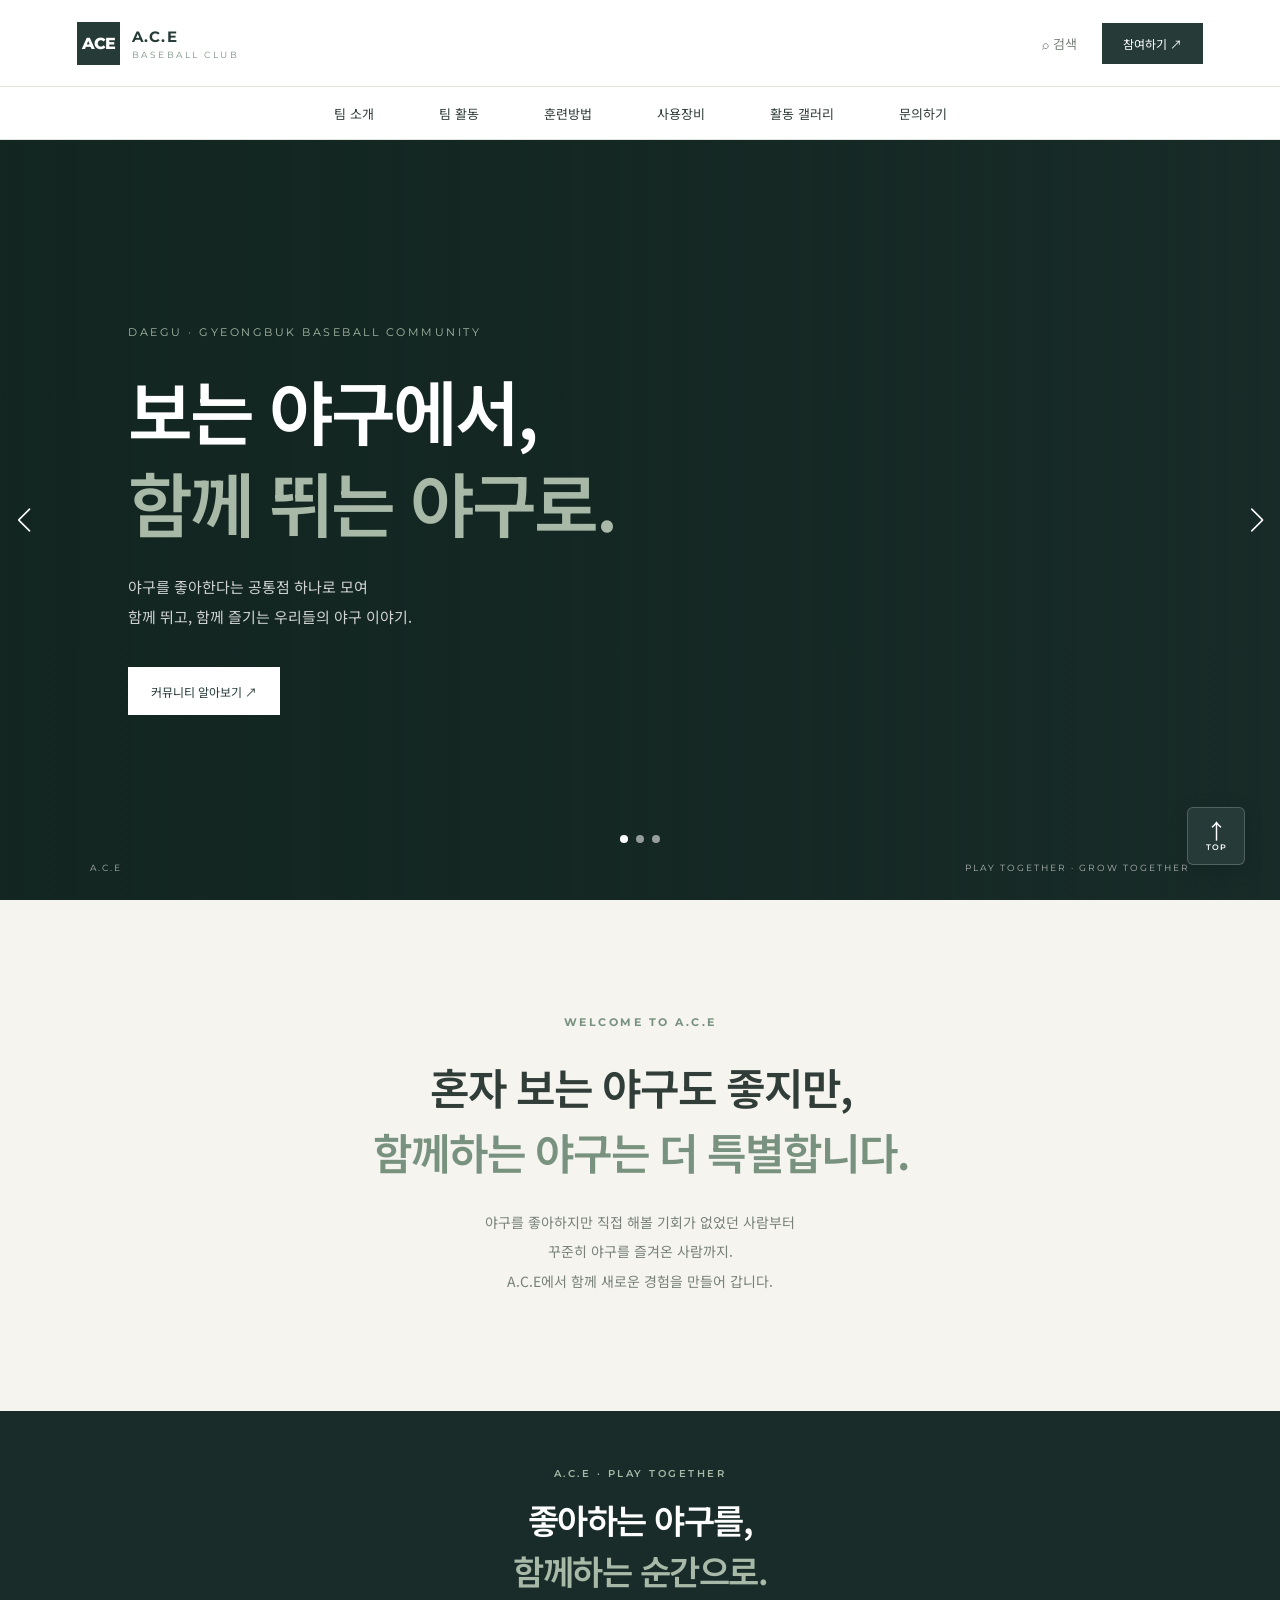
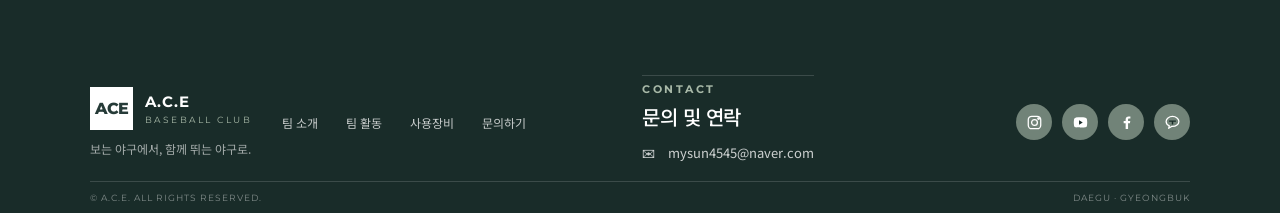
<file: index.html>
<!doctype html>
<html lang="ko">
  <head>
    <meta charset="UTF-8" />
    <meta name="viewport" content="width=device-width, initial-scale=1.0" />
    <title>A.C.E | 보는 야구에서, 함께 뛰는 야구로</title>

    <link
      rel="stylesheet"
      href="https://unpkg.com/aos@2.3.4/dist/aos.css"
    />
    <link
      rel="stylesheet"
      href="https://cdn.jsdelivr.net/npm/swiper@11.2.10/swiper-bundle.min.css"
    />
    <link rel="stylesheet" href="style.css" />

    <link rel="preconnect" href="https://fonts.googleapis.com" />
    <link rel="preconnect" href="https://fonts.gstatic.com" crossorigin />
    <link
      href="https://fonts.googleapis.com/css2?family=Noto+Sans+KR:wght@400;500;600;700;800&family=Montserrat:wght@400;500;600;700;800&display=swap"
      rel="stylesheet"
    />
  </head>

  <body id="top">
    <input type="checkbox" id="menu-toggle" />
    <input type="checkbox" id="search-toggle" />

    <header class="header">
      <div class="header-top">
        <a href="index.html" class="logo">
          <span class="logo-mark">ACE</span>
          <span class="logo-text">
            <strong>A.C.E</strong>
            <small>BASEBALL CLUB</small>
          </span>
        </a>

        <div class="header-actions">
          <label for="search-toggle" class="search-button">⌕ 검색</label>
          <a href="contact.html" class="header-join">참여하기 ↗</a>

          <label for="menu-toggle" class="hamburger" aria-label="메뉴 열기">
            <span></span>
            <span></span>
            <span></span>
          </label>
        </div>
      </div>

      <nav class="nav">
        <div class="nav-inner">
          <a href="about.html">팀 소개</a>
          <a href="activities.html">팀 활동</a>
          <a href="training.html">훈련방법</a>
          <a href="equipment.html">사용장비</a>
          <a href="gallery.html">활동 갤러리</a>
          <a href="contact.html">문의하기</a>
        </div>
      </nav>

      <div class="search-panel">
        <div class="search-panel-inner">
          <p class="eyebrow">FIND WHAT YOU NEED</p>
          <h2>무엇을 찾고 있나요?</h2>

          <form action="about.html" method="get">
            <input
              type="search"
              placeholder="팀 소개, 활동 안내, 모집 정보..."
            />
            <button type="submit">검색하기 ↗</button>
          </form>

          <label for="search-toggle" class="search-close">닫기 ✕</label>
        </div>
      </div>

      <div class="mobile-nav">
        <a href="about.html">팀 소개 <span>01</span></a>
        <a href="activities.html">팀 활동 <span>02</span></a>
        <a href="training.html">훈련방법 <span>03</span></a>
        <a href="equipment.html">사용장비 <span>04</span></a>
        <a href="gallery.html">활동 갤러리 <span>05</span></a>
        <a href="contact.html">문의하기 <span>06</span></a>
      </div>
    </header>

    <main>
      <!-- 메인 비주얼 -->
      <section
        class="hero swiper hero-swiper"
        id="home"
        aria-label="A.C.E 메인 소개"
        data-aos="fade-up"
      >
        <div class="swiper-wrapper">
          <div class="swiper-slide">
            <div
              class="hero-bg hero-bg-first"
              aria-hidden="true"
            ></div>
            <div class="hero-overlay"></div>
            <div class="hero-content">
              <p class="hero-kicker">DAEGU · GYEONGBUK BASEBALL COMMUNITY</p>
              <h1>
                보는 야구에서,<br />
                <span>함께 뛰는 야구로.</span>
              </h1>
              <p class="hero-description">
                야구를 좋아한다는 공통점 하나로 모여<br />
                함께 뛰고, 함께 즐기는 우리들의 야구 이야기.
              </p>
              <div class="hero-buttons">
                <a href="about.html" class="button button-light">커뮤니티 알아보기 ↗</a>
              </div>
            </div>
          </div>

          <div class="swiper-slide">
            <div
              class="hero-bg hero-bg-second"
              aria-hidden="true"
            ></div>
            <div class="hero-overlay"></div>
            <div class="hero-content">
              <p class="hero-kicker">DAEGU · GYEONGBUK BASEBALL COMMUNITY</p>
              <h1>
                좋아하는 야구를,<br />
                <span>함께하는 순간으로.</span>
              </h1>
              <p class="hero-description">
                야구를 좋아한다는 공통점 하나로 모여<br />
                함께 뛰고, 함께 즐기는 우리들의 야구 이야기.
              </p>
              <div class="hero-buttons">
                <a href="about.html" class="button button-light">커뮤니티 알아보기 ↗</a>
              </div>
            </div>
          </div>

          <div class="swiper-slide">
            <div
              class="hero-bg hero-bg-third"
              aria-hidden="true"
            ></div>
            <div class="hero-overlay"></div>
            <div class="hero-content">
              <p class="hero-kicker">DAEGU · GYEONGBUK BASEBALL COMMUNITY</p>
              <h1>
                함께 뛰고,<br />
                <span>함께 즐기는 야구.</span>
              </h1>
              <p class="hero-description">
                야구를 좋아한다는 공통점 하나로 모여<br />
                함께 뛰고, 함께 즐기는 우리들의 야구 이야기.
              </p>
              <div class="hero-buttons">
                <a href="about.html" class="button button-light">커뮤니티 알아보기 ↗</a>
              </div>
            </div>
          </div>
        </div>

        <div class="swiper-button-prev" aria-label="이전 슬라이드"></div>
        <div class="swiper-button-next" aria-label="다음 슬라이드"></div>
        <div class="swiper-pagination"></div>
        <div class="hero-bottom">
          <span>A.C.E</span>
          <span>PLAY TOGETHER · GROW TOGETHER</span>
        </div>
      </section>

      <!-- 소개 문구 -->
      <section class="intro-section">
        <div class="intro-inner" data-aos="fade-up">
          <p class="eyebrow">WELCOME TO A.C.E</p>

          <h2>
            혼자 보는 야구도 좋지만,<br />
            <span>함께하는 야구는 더 특별합니다.</span>
          </h2>

          <p>
            야구를 좋아하지만 직접 해볼 기회가 없었던 사람부터<br />
            꾸준히 야구를 즐겨온 사람까지.<br />
            A.C.E에서 함께 새로운 경험을 만들어 갑니다.
          </p>
        </div>
      </section>

      <!-- A.C.E 이미지 전환 배너 -->
      <section class="mates-transition">
        <div class="mates-transition-bg"></div>
        <div class="mates-transition-overlay"></div>

        <div class="mates-transition-content" data-aos="fade-up">
          <p>A.C.E · PLAY TOGETHER</p>
          <h2>
            좋아하는 야구를,<br />
            <span>함께하는 순간으로.</span>
          </h2>
        </div>
      </section>
    </main>

    <!-- 푸터 -->
    <footer class="footer" data-aos="fade-up">
      <div class="footer-inner">
        <div class="footer-brand">
          <a href="index.html" class="logo footer-logo">
            <span class="logo-mark">ACE</span>
            <span class="logo-text">
              <strong>A.C.E</strong>
              <small>BASEBALL CLUB</small>
            </span>
          </a>

          <p>보는 야구에서, 함께 뛰는 야구로.</p>
        </div>

        <div class="footer-links">
          <a href="about.html">팀 소개</a>
          <a href="activities.html">팀 활동</a>
          <a href="equipment.html">사용장비</a>
          <a href="contact.html">문의하기</a>
        </div>

        <div class="footer-contact">
          <p class="eyebrow">CONTACT</p>
          <h3>문의 및 연락</h3>
          <a href="mailto:mysun4545@naver.com">✉　mysun4545@naver.com</a>
        </div>

        <!-- SNS 아이콘 디자인: 공식 계정 연결 전까지 장식용으로 표시 -->
        <div class="footer-socials" aria-label="A.C.E 소셜 미디어">
          <span class="footer-social-icon" role="img" aria-label="인스타그램">
            <svg viewBox="0 0 24 24" aria-hidden="true">
              <rect x="3.2" y="3.2" width="17.6" height="17.6" rx="5" />
              <circle cx="12" cy="12" r="4.1" />
              <circle class="social-dot" cx="17.8" cy="6.5" r="1.15" />
            </svg>
          </span>
          <span class="footer-social-icon" role="img" aria-label="유튜브">
            <svg viewBox="0 0 24 24" aria-hidden="true">
              <path
                d="M21 7.2a2.8 2.8 0 0 0-2-2C17.2 4.7 12 4.7 12 4.7s-5.2 0-7 .5a2.8 2.8 0 0 0-2 2A29 29 0 0 0 2.5 12a29 29 0 0 0 .5 4.8 2.8 2.8 0 0 0 2 2c1.8.5 7 .5 7 .5s5.2 0 7-.5a2.8 2.8 0 0 0 2-2A29 29 0 0 0 21.5 12a29 29 0 0 0-.5-4.8Z"
              />
              <path class="social-play" d="m10 8.8 5.2 3.2-5.2 3.2Z" />
            </svg>
          </span>
          <span class="footer-social-icon" role="img" aria-label="페이스북">
            <svg viewBox="0 0 24 24" aria-hidden="true">
              <path
                d="M14.2 21v-8h2.7l.4-3.1h-3.1v-2c0-.9.3-1.5 1.6-1.5h1.7V3.6c-.3 0-1.3-.1-2.5-.1-2.5 0-4.2 1.5-4.2 4.3v2.1H8v3.1h2.8v8Z"
              />
            </svg>
          </span>
          <span
            class="footer-social-icon footer-social-kakao"
            role="img"
            aria-label="카카오톡"
          >
            <svg viewBox="0 0 24 24" aria-hidden="true">
              <path
                d="M12 3.5c-5 0-9 3.2-9 7.2 0 2.6 1.8 4.9 4.5 6.1l-.9 3.4 4.1-2.6h1.3c5 0 9-3.1 9-7s-4-7.1-9-7.1Z"
              />
              <path
                class="social-kakao-text"
                d="M7.2 9.3h9.6v1.5h-3.8v4.1H11v-4.1H7.2Z"
              />
            </svg>
          </span>
        </div>
      </div>

      <div class="footer-bottom">
        <span>© A.C.E. ALL RIGHTS RESERVED.</span>
        <span>DAEGU · GYEONGBUK</span>
      </div>
    </footer>

    <!-- 최상단 이동 버튼 -->
    <a href="#top" class="top-button" aria-label="페이지 최상단으로 이동">
      <span>↑</span>
      <small>TOP</small>
    </a>
    <script src="https://cdn.jsdelivr.net/npm/swiper@11.2.10/swiper-bundle.min.js"></script>
    <script src="https://unpkg.com/aos@2.3.4/dist/aos.js"></script>
    <script src="script.js"></script>
  </body>
</html>
</file>
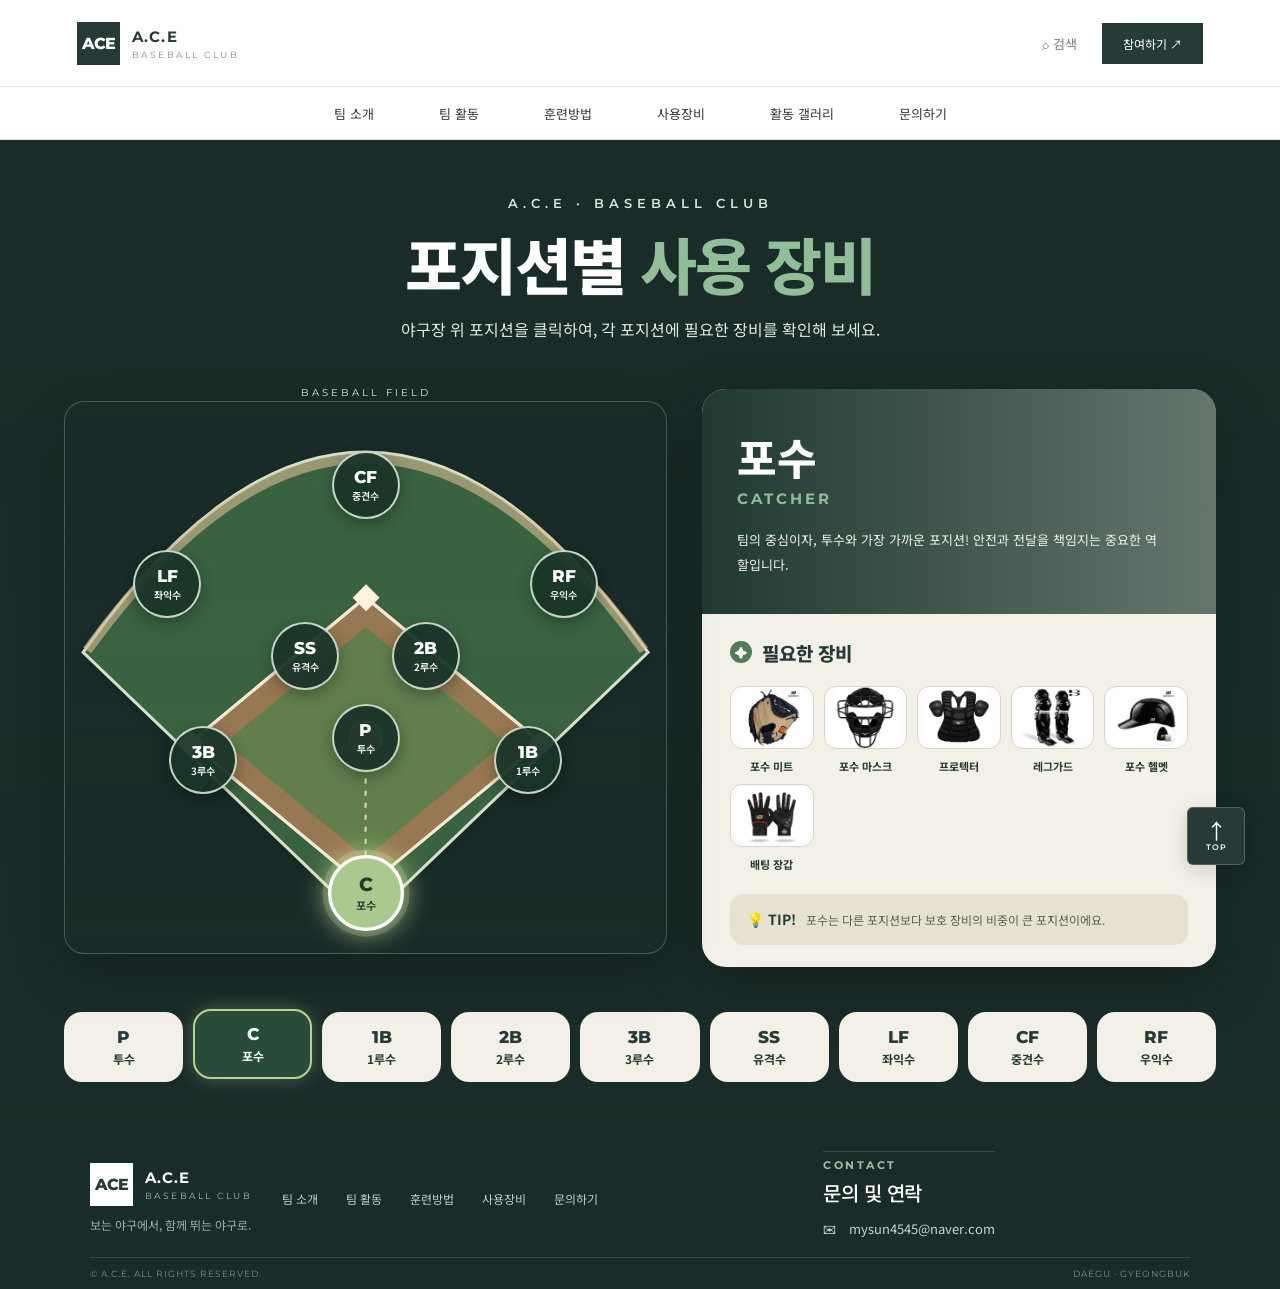
<file: equipment.html>
<!doctype html>
<html lang="ko">
  <head>
    <meta charset="UTF-8" />
    <meta name="viewport" content="width=device-width, initial-scale=1.0" />
    <title>사용장비 | A.C.E</title>

    <link rel="stylesheet" href="style.css" />
    <link rel="preconnect" href="https://fonts.googleapis.com" />
    <link rel="preconnect" href="https://fonts.gstatic.com" crossorigin />
    <link
      href="https://fonts.googleapis.com/css2?family=Noto+Sans+KR:wght@400;500;600;700;800&family=Montserrat:wght@400;500;600;700;800&display=swap"
      rel="stylesheet"
    />

    <style>
      * {
        margin: 0;
        padding: 0;
        box-sizing: border-box;
      }

      body {
        font-family: "Noto Sans KR", sans-serif;
        background: #192c29;
        color: #263b38;
      }

      button {
        font-family: inherit;
        cursor: pointer;
      }

      /* 전체 사용 장비 페이지 */
      .equipment-page {
        position: relative;
        min-height: 100vh;
        padding: 55px 5% 45px;
        overflow: hidden;
        background:
          linear-gradient(rgba(25, 44, 41, 0.88), rgba(25, 44, 41, 0.94)),
          url("https://images.unsplash.com/photo-1449356669056-f1c1e6e56b0f?auto=format&fit=crop&w=2000&q=85")
            center / cover fixed;
      }

      /* 상단 제목 */
      .equipment-header {
        text-align: center;
        color: #fff;
        margin-bottom: 40px;
      }

      .equipment-brand {
        font-family: "Montserrat", sans-serif;
        font-size: 13px;
        font-weight: 600;
        letter-spacing: 5px;
        color: #dce5d8;
        margin-bottom: 15px;
      }

      .equipment-header h1 {
        font-size: clamp(34px, 5vw, 62px);
        font-weight: 800;
        letter-spacing: -2px;
        line-height: 1.2;
      }

      .equipment-header h1 span {
        color: #91bd98;
      }

      .equipment-header > p:last-child {
        color: #e1e9df;
        font-size: 16px;
        margin-top: 17px;
      }

      /* 야구장 + 장비 정보 */
      .equipment-layout {
        width: 100%;
        max-width: 1500px;
        margin: 0 auto;
        display: grid;
        grid-template-columns: 1.08fr 0.92fr;
        align-items: center;
        gap: 35px;
      }

      /* 야구장 영역 */
      .field-area {
        position: relative;
        min-width: 0;
        padding: 20px 0;
      }

      .field-label {
        position: absolute;
        top: 5px;
        left: 50%;
        transform: translateX(-50%);
        color: #dce8d7;
        font-family: "Montserrat", sans-serif;
        font-size: 10px;
        letter-spacing: 3px;
        z-index: 2;
      }

      .baseball-field {
        position: relative;
        width: 100%;
        aspect-ratio: 600 / 550;
        max-height: 570px;
        background:
          linear-gradient(rgba(25, 44, 41, 0.08), rgba(25, 44, 41, 0.16)),
          url("https://images.unsplash.com/photo-1449356669056-f1c1e6e56b0f?auto=format&fit=crop&w=1400&q=85")
            center / cover;
        border: 1px solid rgba(226, 236, 220, 0.24);
        border-radius: 20px;
        box-shadow: 0 20px 50px rgba(0, 0, 0, 0.24);
      }

      .baseball-field svg {
        position: absolute;
        inset: 0;
        width: 100%;
        height: 100%;
        filter: drop-shadow(0 3px 4px rgba(0, 0, 0, 0.16));
      }

      /* 포지션 버튼 */
      .position-marker {
        position: absolute;
        transform: translate(-50%, -50%);
        width: clamp(48px, 6vw, 68px);
        height: clamp(48px, 6vw, 68px);
        border: 2px solid rgba(230, 240, 222, 0.85);
        border-radius: 50%;
        background: rgba(25, 53, 41, 0.94);
        color: #fff;
        display: flex;
        flex-direction: column;
        align-items: center;
        justify-content: center;
        gap: 1px;
        box-shadow: 0 5px 15px rgba(0, 0, 0, 0.3);
        transition: 0.25s ease;
        z-index: 3;
      }

      .position-marker strong {
        font-family: "Montserrat", sans-serif;
        font-size: 17px;
        font-weight: 800;
      }

      .position-marker span {
        font-size: 10px;
        font-weight: 600;
      }

      .position-marker:hover,
      .position-marker.active {
        background: #a9c98e;
        color: #203b2d;
        border: 3px solid #fff;
        box-shadow:
          0 0 0 5px rgba(220, 237, 184, 0.2),
          0 0 25px rgba(225, 239, 164, 0.8);
        transform: translate(-50%, -50%) scale(1.12);
      }

      /* 포지션 위치 */
      .pos-lf {
        left: 17%;
        top: 33%;
      }
      .pos-cf {
        left: 50%;
        top: 15%;
      }
      .pos-rf {
        left: 83%;
        top: 33%;
      }
      .pos-ss {
        left: 40%;
        top: 46%;
      }
      .pos-2b {
        left: 60%;
        top: 46%;
      }
      .pos-3b {
        left: 23%;
        top: 65%;
      }
      .pos-1b {
        left: 77%;
        top: 65%;
      }
      .pos-p {
        left: 50%;
        top: 61%;
      }
      .pos-c {
        left: 50%;
        top: 89%;
      }

      /* 오른쪽 장비 카드 */
      .equipment-card {
        background: #f3f0e7;
        border-radius: 24px;
        overflow: hidden;
        box-shadow: 0 18px 55px rgba(0, 0, 0, 0.25);
        min-width: 0;
      }

      .equipment-card-top {
        min-height: 225px;
        position: relative;
        padding: 35px;
        color: #fff;
        background:
          linear-gradient(
            90deg,
            rgba(25, 52, 43, 0.97),
            rgba(25, 52, 43, 0.65)
          ),
          url("https://images.unsplash.com/photo-1449356669056-f1c1e6e56b0f?auto=format&fit=crop&w=1000&q=85")
            center / cover;
        display: flex;
        flex-direction: column;
        justify-content: center;
      }

      .equipment-card-top h2 {
        font-size: 43px;
        font-weight: 800;
        margin-bottom: 2px;
      }

      .equipment-card-top .english-name {
        font-family: "Montserrat", sans-serif;
        color: #91bd98;
        font-size: 15px;
        font-weight: 700;
        letter-spacing: 3px;
        margin-bottom: 20px;
      }

      .equipment-card-top .position-description {
        font-size: 13px;
        line-height: 1.9;
        color: #edf1e9;
        max-width: 420px;
      }

      /* 장비 목록 */
      .equipment-card-body {
        padding: 25px 28px 22px;
      }

      .equipment-list-title {
        display: flex;
        align-items: center;
        gap: 10px;
        margin-bottom: 20px;
        font-size: 19px;
        font-weight: 800;
      }

      .equipment-list-title::before {
        content: "✦";
        width: 22px;
        height: 22px;
        border-radius: 50%;
        background: #527b5d;
        color: #fff;
        display: flex;
        align-items: center;
        justify-content: center;
        font-size: 12px;
      }

      .equipment-list {
        display: grid;
        grid-template-columns: repeat(5, minmax(0, 1fr));
        gap: 10px;
      }

      .equipment-item {
        text-align: center;
        min-width: 0;
      }

      .equipment-item-visual {
        width: 100%;
        aspect-ratio: 4 / 3;
        border: 1px solid #d9d4c7;
        border-radius: 12px;
        overflow: hidden;
        background: #fff;
        margin-bottom: 9px;
        box-shadow: inset 0 0 10px rgba(60, 50, 30, 0.04);
      }

      .equipment-item-visual img {
        display: block;
        width: 100%;
        height: 100%;
        object-fit: contain;
      }

      .equipment-item p {
        font-size: 11px;
        line-height: 1.5;
        font-weight: 700;
        word-break: keep-all;
      }

      /* 안내 팁 */
      .equipment-tip {
        margin-top: 22px;
        background: #e7e2d0;
        border-radius: 14px;
        padding: 14px 17px;
        display: flex;
        align-items: center;
        gap: 10px;
        color: #52634e;
        font-size: 12px;
        line-height: 1.6;
      }

      .equipment-tip strong {
        color: #263b38;
        white-space: nowrap;
        font-size: 14px;
      }

      /* 하단 포지션 선택 버튼 */
      .position-navigation {
        width: 100%;
        max-width: 1280px;
        margin: 38px auto 0;
        display: grid;
        grid-template-columns: repeat(9, 1fr);
        gap: 10px;
      }

      .position-tab {
        border: 2px solid transparent;
        border-radius: 18px;
        background: #f3f0e7;
        color: #263b38;
        min-height: 70px;
        display: flex;
        flex-direction: column;
        justify-content: center;
        align-items: center;
        gap: 3px;
        transition: 0.25s ease;
      }

      .position-tab strong {
        font-family: "Montserrat", sans-serif;
        font-size: 17px;
        font-weight: 800;
      }

      .position-tab span {
        font-size: 12px;
        font-weight: 700;
      }

      .position-tab:hover,
      .position-tab.active {
        background: #294b39;
        color: #fff;
        border-color: #b6d28f;
        box-shadow: 0 0 18px rgba(190, 220, 151, 0.3);
        transform: translateY(-3px);
      }

      /* 태블릿 */
      @media (max-width: 1000px) {
        .equipment-layout {
          grid-template-columns: 1fr;
          max-width: 750px;
          gap: 15px;
        }

        .baseball-field {
          max-height: 520px;
        }

        .position-navigation {
          grid-template-columns: repeat(5, 1fr);
        }
      }

      /* 모바일 */
      @media (max-width: 600px) {
        .equipment-page {
          padding: 38px 16px;
          background-attachment: scroll;
        }

        .equipment-header {
          margin-bottom: 25px;
        }

        .equipment-header h1 {
          font-size: 34px;
        }

        .equipment-header > p:last-child {
          font-size: 12px;
          line-height: 1.7;
        }

        .equipment-layout {
          gap: 5px;
        }

        .field-area {
          padding: 18px 0 5px;
        }

        .position-marker {
          width: 43px;
          height: 43px;
        }

        .position-marker strong {
          font-size: 13px;
        }

        .position-marker span {
          font-size: 8px;
        }

        .equipment-card {
          border-radius: 18px;
        }

        .equipment-card-top {
          min-height: 190px;
          padding: 25px;
        }

        .equipment-card-top h2 {
          font-size: 34px;
        }

        .equipment-card-top .position-description {
          font-size: 12px;
        }

        .equipment-card-body {
          padding: 20px 15px;
        }

        .equipment-list {
          grid-template-columns: repeat(3, 1fr);
          gap: 13px 9px;
        }

        .equipment-item-visual {
          aspect-ratio: 1 / 1;
        }

        .equipment-item p {
          font-size: 11px;
        }

        .position-navigation {
          grid-template-columns: repeat(3, 1fr);
          gap: 8px;
          margin-top: 23px;
        }

        .position-tab {
          min-height: 58px;
          border-radius: 12px;
        }

        .position-tab strong {
          font-size: 15px;
        }

        .position-tab span {
          font-size: 11px;
        }
      }
    </style>
  </head>

  <body id="top">
    <input type="checkbox" id="menu-toggle" />
    <input type="checkbox" id="search-toggle" />

    <header class="header">
      <div class="header-top">
        <a href="index.html" class="logo">
          <span class="logo-mark">ACE</span>
          <span class="logo-text">
            <strong>A.C.E</strong>
            <small>BASEBALL CLUB</small>
          </span>
        </a>

        <div class="header-actions">
          <label for="search-toggle" class="search-button">⌕ 검색</label>
          <a href="contact.html" class="header-join">참여하기 ↗</a>

          <label for="menu-toggle" class="hamburger" aria-label="메뉴 열기">
            <span></span>
            <span></span>
            <span></span>
          </label>
        </div>
      </div>

      <nav class="nav">
        <div class="nav-inner">
          <a href="about.html">팀 소개</a>
          <a href="activities.html">팀 활동</a>
          <a href="training.html">훈련방법</a>
          <a href="equipment.html" aria-current="page">사용장비</a>
          <a href="gallery.html">활동 갤러리</a>
          <a href="contact.html">문의하기</a>
        </div>
      </nav>

      <div class="search-panel">
        <div class="search-panel-inner">
          <p class="eyebrow">FIND WHAT YOU NEED</p>
          <h2>무엇을 찾고 있나요?</h2>
          <form action="about.html" method="get">
            <input
              type="search"
              placeholder="팀 소개, 활동 안내, 모집 정보..."
            />
            <button type="submit">검색하기 ↗</button>
          </form>
          <label for="search-toggle" class="search-close">닫기 ✕</label>
        </div>
      </div>

      <div class="mobile-nav">
        <a href="about.html">팀 소개 <span>01</span></a>
        <a href="activities.html">팀 활동 <span>02</span></a>
        <a href="training.html">훈련방법 <span>03</span></a>
        <a href="equipment.html" aria-current="page">사용장비 <span>04</span></a>
        <a href="gallery.html">활동 갤러리 <span>05</span></a>
        <a href="contact.html">문의하기 <span>06</span></a>
      </div>
    </header>

    <main class="equipment-page">
      <!-- 상단 제목 -->
      <header class="equipment-header">
        <p class="equipment-brand">A.C.E · BASEBALL CLUB</p>

        <h1>포지션별 <span>사용 장비</span></h1>

        <p>
          야구장 위 포지션을 클릭하여, 각 포지션에 필요한 장비를 확인해 보세요.
        </p>
      </header>

      <!-- 야구장 + 장비 정보 -->
      <section class="equipment-layout">
        <!-- 왼쪽 야구장 -->
        <div class="field-area">
          <p class="field-label">BASEBALL FIELD</p>

          <div class="baseball-field">
            <!-- 야구장 다이아몬드 SVG -->
            <svg viewBox="0 0 600 550" preserveAspectRatio="xMidYMid meet">
              <!-- 외야 잔디 -->
              <path
                d="M300 520 L18 250 Q300 -150 582 250 Z"
                fill="#477a4d"
                fill-opacity=".72"
                stroke="#d6dfc9"
                stroke-width="3"
              />

              <!-- 외야 워닝트랙 -->
              <path
                d="M22 248 Q300 -135 578 248"
                fill="none"
                stroke="#d4bb91"
                stroke-width="10"
                stroke-opacity=".62"
              />

              <!-- 내야 흙 -->
              <path
                d="M300 485 L125 340 L300 195 L475 340 Z"
                fill="#a77d55"
                fill-opacity=".86"
                stroke="#e9d7b7"
                stroke-width="3"
              />

              <!-- 내야 잔디 -->
              <path
                d="M300 455 L160 340 L300 225 L440 340 Z"
                fill="#52804b"
                fill-opacity=".78"
              />

              <!-- 베이스라인 -->
              <path
                d="M300 485 L125 340 L300 195 L475 340 Z"
                fill="none"
                stroke="#f4e9d4"
                stroke-width="3"
              />

              <!-- 홈플레이트 -->
              <path
                d="M300 498 L282 482 L282 465 L318 465 L318 482 Z"
                fill="#fff4df"
                stroke="#d9c9aa"
                stroke-width="2"
              />

              <!-- 1루 -->
              <rect
                x="466"
                y="331"
                width="19"
                height="19"
                transform="rotate(45 475.5 340.5)"
                fill="#fff3dc"
              />

              <!-- 2루 -->
              <rect
                x="291"
                y="186"
                width="19"
                height="19"
                transform="rotate(45 300.5 195.5)"
                fill="#fff3dc"
              />

              <!-- 3루 -->
              <rect
                x="116"
                y="331"
                width="19"
                height="19"
                transform="rotate(45 125.5 340.5)"
                fill="#fff3dc"
              />

              <!-- 투수 마운드 -->
              <circle
                cx="300"
                cy="335"
                r="16"
                fill="#b88c61"
                stroke="#ead8b9"
                stroke-width="2"
              />

              <!-- 홈에서 투수까지 -->
              <path
                d="M300 465 L300 351"
                stroke="#e9d7b7"
                stroke-width="2"
                stroke-dasharray="5 7"
              />
            </svg>

            <!-- 포지션 클릭 버튼 -->
            <button
              type="button"
              class="position-marker pos-lf"
              data-position="LF"
              aria-pressed="false"
            >
              <strong>LF</strong><span>좌익수</span>
            </button>

            <button
              type="button"
              class="position-marker pos-cf"
              data-position="CF"
              aria-pressed="false"
            >
              <strong>CF</strong><span>중견수</span>
            </button>

            <button
              type="button"
              class="position-marker pos-rf"
              data-position="RF"
              aria-pressed="false"
            >
              <strong>RF</strong><span>우익수</span>
            </button>

            <button
              type="button"
              class="position-marker pos-ss"
              data-position="SS"
              aria-pressed="false"
            >
              <strong>SS</strong><span>유격수</span>
            </button>

            <button
              type="button"
              class="position-marker pos-2b"
              data-position="2B"
              aria-pressed="false"
            >
              <strong>2B</strong><span>2루수</span>
            </button>

            <button
              type="button"
              class="position-marker pos-3b"
              data-position="3B"
              aria-pressed="false"
            >
              <strong>3B</strong><span>3루수</span>
            </button>

            <button
              type="button"
              class="position-marker pos-1b"
              data-position="1B"
              aria-pressed="false"
            >
              <strong>1B</strong><span>1루수</span>
            </button>

            <button
              type="button"
              class="position-marker pos-p"
              data-position="P"
              aria-pressed="false"
            >
              <strong>P</strong><span>투수</span>
            </button>

            <button
              type="button"
              class="position-marker pos-c active"
              data-position="C"
              aria-pressed="true"
            >
              <strong>C</strong><span>포수</span>
            </button>
          </div>
        </div>

        <!-- 오른쪽 장비 안내 카드 -->
        <div class="equipment-card">
          <div class="equipment-card-top">
            <h2 id="position-name" aria-live="polite">포수</h2>

            <p class="english-name" id="position-english">CATCHER</p>

            <p class="position-description" id="position-description">
              팀의 중심이자, 투수와 가장 가까운 포지션! 안전과 전달을 책임지는
              중요한 역할입니다.
            </p>
          </div>

          <div class="equipment-card-body">
            <h3 class="equipment-list-title">필요한 장비</h3>

            <div class="equipment-list" id="equipment-list">
              <!-- JavaScript에서 장비 목록 표시 -->
            </div>

            <div class="equipment-tip">
              <strong>💡 TIP!</strong>
              <p id="position-tip">
                포수는 다른 포지션보다 보호 장비의 비중이 큰 포지션이에요.
              </p>
            </div>
          </div>
        </div>
      </section>

      <!-- 하단 포지션 선택 메뉴 -->
      <nav class="position-navigation" aria-label="수비 포지션 선택">
        <button
          type="button"
          class="position-tab"
          data-position="P"
          aria-pressed="false"
        >
          <strong>P</strong><span>투수</span>
        </button>

        <button
          type="button"
          class="position-tab active"
          data-position="C"
          aria-pressed="true"
        >
          <strong>C</strong><span>포수</span>
        </button>

        <button
          type="button"
          class="position-tab"
          data-position="1B"
          aria-pressed="false"
        >
          <strong>1B</strong><span>1루수</span>
        </button>

        <button
          type="button"
          class="position-tab"
          data-position="2B"
          aria-pressed="false"
        >
          <strong>2B</strong><span>2루수</span>
        </button>

        <button
          type="button"
          class="position-tab"
          data-position="3B"
          aria-pressed="false"
        >
          <strong>3B</strong><span>3루수</span>
        </button>

        <button
          type="button"
          class="position-tab"
          data-position="SS"
          aria-pressed="false"
        >
          <strong>SS</strong><span>유격수</span>
        </button>

        <button
          type="button"
          class="position-tab"
          data-position="LF"
          aria-pressed="false"
        >
          <strong>LF</strong><span>좌익수</span>
        </button>

        <button
          type="button"
          class="position-tab"
          data-position="CF"
          aria-pressed="false"
        >
          <strong>CF</strong><span>중견수</span>
        </button>

        <button
          type="button"
          class="position-tab"
          data-position="RF"
          aria-pressed="false"
        >
          <strong>RF</strong><span>우익수</span>
        </button>
      </nav>
    </main>

    <footer class="footer">
      <div class="footer-inner">
        <div class="footer-brand">
          <a href="index.html" class="logo footer-logo">
            <span class="logo-mark">ACE</span>
            <span class="logo-text">
              <strong>A.C.E</strong>
              <small>BASEBALL CLUB</small>
            </span>
          </a>
          <p>보는 야구에서, 함께 뛰는 야구로.</p>
        </div>

        <div class="footer-links">
          <a href="about.html">팀 소개</a>
          <a href="activities.html">팀 활동</a>
          <a href="training.html">훈련방법</a>
          <a href="equipment.html">사용장비</a>
          <a href="contact.html">문의하기</a>
        </div>

        <div class="footer-contact">
          <p class="eyebrow">CONTACT</p>
          <h3>문의 및 연락</h3>
          <a href="mailto:mysun4545@naver.com">✉　mysun4545@naver.com</a>
        </div>
      </div>

      <div class="footer-bottom">
        <span>© A.C.E. ALL RIGHTS RESERVED.</span>
        <span>DAEGU · GYEONGBUK</span>
      </div>
    </footer>

    <a href="#top" class="top-button" aria-label="페이지 최상단으로 이동">
      <span>↑</span>
      <small>TOP</small>
    </a>

    <script>
      // 포지션별 장비 정보
      const equipmentImages = {
        "투수용 글러브": "images/투수%20글러브.jpg",
        야구화: "images/야구화.jpg",
        "야구 모자": "images/야구모자.jpg",
        유니폼: "images/야구유니폼.jfif",
        "배팅 장갑": "images/배팅장갑.jpg",
        "보호용 장비": "images/프로텍터.jpg",
        "포수 미트": "images/포수미트.jpg",
        "포수 마스크": "images/포수마스크.jpg",
        "포수 헬멧": "images/포수헬멧.jpg",
        프로텍터: "images/프로텍터.jpg",
        레그가드: "images/레그가드.jpg",
        "1루수 미트": "images/1루글러브.jpg",
        "내야수용 글러브": "images/내야글러브.jpg",
        "외야수용 글러브": "images/외야글러브.jpg",
      };

      const equipmentData = {
        P: {
          name: "투수",
          english: "PITCHER",
          description: "경기의 흐름을 이끌고 타자와 승부하는 포지션입니다.",
          tip: "투수는 투구 동작에 편안한 글러브와 기본 보호 장비가 중요해요.",
          gear: [
            ["🧤", "투수용 글러브"],
            ["👟", "야구화"],
            ["🧢", "야구 모자"],
            ["👕", "유니폼"],
            ["🛡️", "보호용 장비"],
          ],
        },

        C: {
          name: "포수",
          english: "CATCHER",
          description:
            "팀의 중심이자, 투수와 가장 가까운 포지션! 안전과 전달을 책임지는 중요한 역할입니다.",
          tip: "포수는 다른 포지션보다 보호 장비의 비중이 큰 포지션이에요.",
          gear: [
            ["🧤", "포수 미트"],
            ["🥽", "포수 마스크"],
            ["🛡️", "프로텍터"],
            ["🦵", "레그가드"],
            ["⛑️", "포수 헬멧"],
          ],
        },

        "1B": {
          name: "1루수",
          english: "FIRST BASE",
          description:
            "내야에서 송구를 받아내고 아웃카운트를 만드는 중요한 포지션입니다.",
          tip: "1루수는 송구를 안정적으로 잡기 위한 전용 미트를 사용해요.",
          gear: [
            ["🧤", "1루수 미트"],
            ["👟", "야구화"],
            ["🧢", "야구 모자"],
            ["👕", "유니폼"],
          ],
        },

        "2B": {
          name: "2루수",
          english: "SECOND BASE",
          description:
            "빠른 움직임과 정확한 송구로 내야 수비를 연결하는 포지션입니다.",
          tip: "빠른 포구와 송구를 위해 가볍고 움직임이 편한 글러브가 좋아요.",
          gear: [
            ["🧤", "내야수용 글러브"],
            ["👟", "야구화"],
            ["🧢", "야구 모자"],
            ["👕", "유니폼"],
          ],
        },

        "3B": {
          name: "3루수",
          english: "THIRD BASE",
          description: "타자의 강한 타구에 빠르게 대응해야 하는 포지션입니다.",
          tip: "강한 타구를 안정적으로 잡을 수 있는 내야수용 글러브가 필요해요.",
          gear: [
            ["🧤", "내야수용 글러브"],
            ["👟", "야구화"],
            ["🧢", "야구 모자"],
            ["👕", "유니폼"],
          ],
        },

        SS: {
          name: "유격수",
          english: "SHORTSTOP",
          description:
            "내야 중앙에서 넓은 수비 범위를 담당하고 팀의 수비를 이끕니다.",
          tip: "넓은 수비 범위와 빠른 송구에 적합한 내야수용 글러브가 기본이에요.",
          gear: [
            ["🧤", "내야수용 글러브"],
            ["👟", "야구화"],
            ["🧢", "야구 모자"],
            ["👕", "유니폼"],
          ],
        },

        LF: {
          name: "좌익수",
          english: "LEFT FIELD",
          description:
            "외야 왼쪽에서 타구를 처리하고 팀의 외야 수비를 담당합니다.",
          tip: "높이 뜬 타구를 잡기 편한 외야수용 글러브를 사용해요.",
          gear: [
            ["🧤", "외야수용 글러브"],
            ["👟", "야구화"],
            ["🧢", "야구 모자"],
            ["👕", "유니폼"],
          ],
        },

        CF: {
          name: "중견수",
          english: "CENTER FIELD",
          description: "외야 중앙에서 넓은 수비 범위를 책임지는 포지션입니다.",
          tip: "넓은 수비 범위를 커버할 수 있는 외야수용 글러브가 기본이에요.",
          gear: [
            ["🧤", "외야수용 글러브"],
            ["👟", "야구화"],
            ["🧢", "야구 모자"],
            ["👕", "유니폼"],
          ],
        },

        RF: {
          name: "우익수",
          english: "RIGHT FIELD",
          description:
            "외야 오른쪽에서 타구를 처리하고 정확한 송구를 담당합니다.",
          tip: "외야 수비와 긴 송구에 적합한 글러브를 사용해요.",
          gear: [
            ["🧤", "외야수용 글러브"],
            ["👟", "야구화"],
            ["🧢", "야구 모자"],
            ["👕", "유니폼"],
          ],
        },
      };

      // 포지션 선택 기능
      function selectPosition(position) {
        const data = equipmentData[position];

        if (!data) return;

        // 포지션 이름 변경
        document.getElementById("position-name").textContent = data.name;

        // 영어 이름 변경
        document.getElementById("position-english").textContent = data.english;

        // 설명 변경
        document.getElementById("position-description").textContent =
          data.description;

        // TIP 변경
        document.getElementById("position-tip").textContent = data.tip;

        // 장비 목록 변경
        const equipmentList = document.getElementById("equipment-list");

        equipmentList.innerHTML = "";

        [...data.gear, ["🧤", "배팅 장갑"]].forEach((item) => {
          const equipmentItem = document.createElement("div");
          const imagePath = equipmentImages[item[1]];

          equipmentItem.className = "equipment-item";

          equipmentItem.innerHTML = `
          <div class="equipment-item-visual">${
            imagePath
              ? `<img src="${imagePath}" alt="${item[1]}" />`
              : item[0]
          }</div>
          <p>${item[1]}</p>
        `;

          equipmentList.appendChild(equipmentItem);
        });

        // 야구장 포지션 버튼 활성화
        document.querySelectorAll(".position-marker").forEach((button) => {
          button.classList.toggle(
            "active",
            button.dataset.position === position,
          );
          button.setAttribute(
            "aria-pressed",
            String(button.dataset.position === position),
          );
        });

        // 하단 포지션 버튼 활성화
        document.querySelectorAll(".position-tab").forEach((button) => {
          button.classList.toggle(
            "active",
            button.dataset.position === position,
          );
          button.setAttribute(
            "aria-pressed",
            String(button.dataset.position === position),
          );
        });
      }

      // 야구장과 하단 메뉴 모두 클릭 가능하게 설정
      document.querySelectorAll("[data-position]").forEach((button) => {
        button.addEventListener("click", () => {
          selectPosition(button.dataset.position);
        });
      });

      // 처음 화면은 포수로 표시
      selectPosition("C");
    </script>
  </body>
</html>
</file>
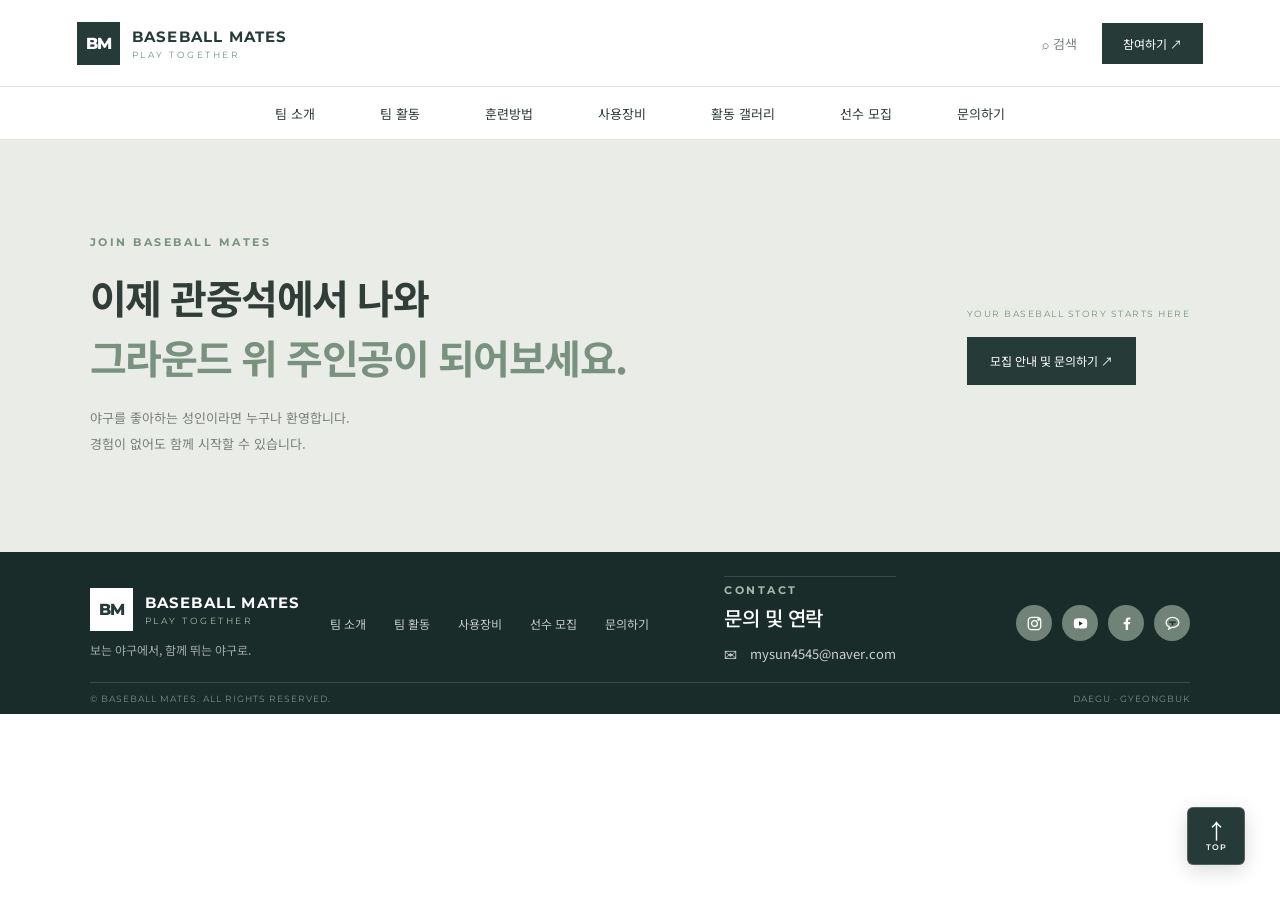
<file: recruit.html>
<!doctype html>
<html lang="ko">
  <head>
    <meta charset="UTF-8" />
    <meta name="viewport" content="width=device-width, initial-scale=1.0" />
    <title>선수 모집 | BASEBALL MATES</title>

    <link
      rel="stylesheet"
      href="https://unpkg.com/aos@2.3.4/dist/aos.css"
    />
    <link rel="stylesheet" href="style.css" />

    <link rel="preconnect" href="https://fonts.googleapis.com" />
    <link rel="preconnect" href="https://fonts.gstatic.com" crossorigin />
    <link
      href="https://fonts.googleapis.com/css2?family=Noto+Sans+KR:wght@400;500;600;700;800&family=Montserrat:wght@400;500;600;700;800&display=swap"
      rel="stylesheet"
    />
  </head>

  <body id="top">
    <input type="checkbox" id="menu-toggle" />
    <input type="checkbox" id="search-toggle" />

    <header class="header">
      <div class="header-top">
        <a href="index.html" class="logo">
          <span class="logo-mark">BM</span>
          <span class="logo-text">
            <strong>BASEBALL MATES</strong>
            <small>PLAY TOGETHER</small>
          </span>
        </a>

        <div class="header-actions">
          <label for="search-toggle" class="search-button">⌕ 검색</label>
          <a href="recruit.html" class="header-join">참여하기 ↗</a>

          <label for="menu-toggle" class="hamburger" aria-label="메뉴 열기">
            <span></span>
            <span></span>
            <span></span>
          </label>
        </div>
      </div>

      <nav class="nav">
        <div class="nav-inner">
          <a href="about.html">팀 소개</a>
          <a href="activities.html">팀 활동</a>
          <a href="training.html">훈련방법</a>
          <a href="equipment.html">사용장비</a>
          <a href="gallery.html">활동 갤러리</a>
          <a href="recruit.html" aria-current="page">선수 모집</a>
          <a href="contact.html">문의하기</a>
        </div>
      </nav>

      <div class="search-panel">
        <div class="search-panel-inner">
          <p class="eyebrow">FIND WHAT YOU NEED</p>
          <h2>무엇을 찾고 있나요?</h2>

          <form action="about.html" method="get">
            <input
              type="search"
              placeholder="팀 소개, 활동 안내, 모집 정보..."
            />
            <button type="submit">검색하기 ↗</button>
          </form>

          <label for="search-toggle" class="search-close">닫기 ✕</label>
        </div>
      </div>

      <div class="mobile-nav">
        <a href="about.html">팀 소개 <span>01</span></a>
        <a href="activities.html">팀 활동 <span>02</span></a>
        <a href="training.html">훈련방법 <span>03</span></a>
        <a href="equipment.html">사용장비 <span>04</span></a>
        <a href="gallery.html">활동 갤러리 <span>05</span></a>
        <a href="recruit.html" aria-current="page">선수 모집 <span>06</span></a>
        <a href="contact.html">문의하기 <span>07</span></a>
      </div>
    </header>

    <main>
      <!-- 모집 -->
      <section class="recruit-section" id="recruit">
        <div class="recruit-inner">
          <div class="recruit-copy" data-aos="fade-right">
            <p class="eyebrow">JOIN BASEBALL MATES</p>

            <h2>
              이제 관중석에서 나와<br />
              <span>그라운드 위 주인공이 되어보세요.</span>
            </h2>

            <p>
              야구를 좋아하는 성인이라면 누구나 환영합니다.<br />
              경험이 없어도 함께 시작할 수 있습니다.
            </p>
          </div>

          <div class="recruit-action" data-aos="fade-left" data-aos-delay="150">
            <span>YOUR BASEBALL STORY STARTS HERE</span>
            <a href="contact.html" class="button button-dark"
              >모집 안내 및 문의하기 ↗</a
            >
          </div>
        </div>
      </section>
    </main>

    <!-- 푸터 -->
    <footer class="footer" data-aos="fade-up">
      <div class="footer-inner">
        <div class="footer-brand">
          <a href="index.html" class="logo footer-logo">
            <span class="logo-mark">BM</span>
            <span class="logo-text">
              <strong>BASEBALL MATES</strong>
              <small>PLAY TOGETHER</small>
            </span>
          </a>

          <p>보는 야구에서, 함께 뛰는 야구로.</p>
        </div>

        <div class="footer-links">
          <a href="about.html">팀 소개</a>
          <a href="activities.html">팀 활동</a>
          <a href="equipment.html">사용장비</a>
          <a href="recruit.html">선수 모집</a>
          <a href="contact.html">문의하기</a>
        </div>

        <div class="footer-contact">
          <p class="eyebrow">CONTACT</p>
          <h3>문의 및 연락</h3>
          <a href="mailto:mysun4545@naver.com">✉　mysun4545@naver.com</a>
        </div>

        <!-- SNS 아이콘 디자인: 공식 계정 연결 전까지 장식용으로 표시 -->
        <div class="footer-socials" aria-label="BASEBALL MATES 소셜 미디어">
          <span class="footer-social-icon" role="img" aria-label="인스타그램">
            <svg viewBox="0 0 24 24" aria-hidden="true">
              <rect x="3.2" y="3.2" width="17.6" height="17.6" rx="5" />
              <circle cx="12" cy="12" r="4.1" />
              <circle class="social-dot" cx="17.8" cy="6.5" r="1.15" />
            </svg>
          </span>
          <span class="footer-social-icon" role="img" aria-label="유튜브">
            <svg viewBox="0 0 24 24" aria-hidden="true">
              <path
                d="M21 7.2a2.8 2.8 0 0 0-2-2C17.2 4.7 12 4.7 12 4.7s-5.2 0-7 .5a2.8 2.8 0 0 0-2 2A29 29 0 0 0 2.5 12a29 29 0 0 0 .5 4.8 2.8 2.8 0 0 0 2 2c1.8.5 7 .5 7 .5s5.2 0 7-.5a2.8 2.8 0 0 0 2-2A29 29 0 0 0 21.5 12a29 29 0 0 0-.5-4.8Z"
              />
              <path class="social-play" d="m10 8.8 5.2 3.2-5.2 3.2Z" />
            </svg>
          </span>
          <span class="footer-social-icon" role="img" aria-label="페이스북">
            <svg viewBox="0 0 24 24" aria-hidden="true">
              <path
                d="M14.2 21v-8h2.7l.4-3.1h-3.1v-2c0-.9.3-1.5 1.6-1.5h1.7V3.6c-.3 0-1.3-.1-2.5-.1-2.5 0-4.2 1.5-4.2 4.3v2.1H8v3.1h2.8v8Z"
              />
            </svg>
          </span>
          <span
            class="footer-social-icon footer-social-kakao"
            role="img"
            aria-label="카카오톡"
          >
            <svg viewBox="0 0 24 24" aria-hidden="true">
              <path
                d="M12 3.5c-5 0-9 3.2-9 7.2 0 2.6 1.8 4.9 4.5 6.1l-.9 3.4 4.1-2.6h1.3c5 0 9-3.1 9-7s-4-7.1-9-7.1Z"
              />
              <path
                class="social-kakao-text"
                d="M7.2 9.3h9.6v1.5h-3.8v4.1H11v-4.1H7.2Z"
              />
            </svg>
          </span>
        </div>
      </div>

      <div class="footer-bottom">
        <span>© BASEBALL MATES. ALL RIGHTS RESERVED.</span>
        <span>DAEGU · GYEONGBUK</span>
      </div>
    </footer>

    <!-- 최상단 이동 버튼 -->
    <a href="#top" class="top-button" aria-label="페이지 최상단으로 이동">
      <span>↑</span>
      <small>TOP</small>
    </a>
    <script src="https://unpkg.com/aos@2.3.4/dist/aos.js"></script>
    <script>
      AOS.init({
        duration: 800,
        offset: 80,
        once: true,
        disable: window.matchMedia("(prefers-reduced-motion: reduce)").matches,
      });
    </script>
  </body>
</html>
</file>
<file: style.css>
:root {
  --forest: #263b38;
  --forest-dark: #192c29;
  --forest-soft: #3e5b50;
  --sage: #78927f;
  --sage-light: #a8b9a8;
  --ivory: #eaece7;
  --cream: #f5f4ef;
  --white: #ffffff;
  --sand: #b9a98d;
  --text: #303d38;
  --muted: #78817a;
  --line: #e2e5de;
}

* {
  margin: 0;
  padding: 0;
  box-sizing: border-box;
}

html {
  scroll-behavior: smooth;
}

body {
  font-family: "Noto Sans KR", sans-serif;
  color: var(--text);
  background: var(--white);
  overflow-x: hidden;
}

@media (pointer: fine) {
  body {
    cursor:
      url("data:image/svg+xml,%3Csvg xmlns='http://www.w3.org/2000/svg' width='32' height='32' viewBox='0 0 32 32'%3E%3Ccircle cx='16' cy='16' r='13' fill='%23fff' stroke='%23d9ddd7' stroke-width='1.5'/%3E%3Cpath d='M8 5.7c5.8 4.7 5.8 15.9 0 20.6M24 5.7c-5.8 4.7-5.8 15.9 0 20.6' fill='none' stroke='%23c74e4e' stroke-width='1.5'/%3E%3Cpath d='m9.8 9.2 1.7-1.1m.4 4.4 1.9-.5m.3 4.5 2-.1m-6.3 4 1.8.8m4.4-14.4 1.9.5m.4 4.3 1.8 1.1m.1 4.3 1.7 1.3m-6.2 1.5 1.8 1' stroke='%23c74e4e' stroke-width='1.3' stroke-linecap='round'/%3E%3C/svg%3E")
        16 16,
      auto;
  }
}

a {
  color: inherit;
  text-decoration: none;
}

img {
  display: block;
  width: 100%;
  height: 100%;
  object-fit: cover;
}

button,
input {
  font: inherit;
}

#menu-toggle,
#search-toggle {
  display: none;
}

.eyebrow,
.number,
.hero-kicker,
.hero-bottom,
.logo-text,
.image-caption,
.marquee-card span,
.recruit-action > span,
.footer-bottom {
  font-family: "Montserrat", sans-serif;
}

/* HEADER */

.header {
  position: relative;
  z-index: 100;
  background: var(--white);
}

.header-top {
  height: 86px;
  max-width: 1440px;
  margin: 0 auto;
  padding: 0 6%;
  display: flex;
  align-items: center;
  justify-content: space-between;
}

.logo {
  display: inline-flex;
  align-items: center;
  gap: 12px;
}

.logo-mark {
  width: 43px;
  height: 43px;
  background: var(--forest);
  color: var(--white);
  display: flex;
  align-items: center;
  justify-content: center;
  font-family: "Montserrat", sans-serif;
  font-weight: 800;
  font-size: 16px;
  letter-spacing: -1px;
}

.logo-text {
  display: flex;
  flex-direction: column;
  gap: 3px;
}

.logo-text strong {
  font-size: 15px;
  letter-spacing: 1.2px;
  color: var(--forest);
}

.logo-text small {
  font-size: 9px;
  letter-spacing: 2.5px;
  color: var(--sage);
}

.header-actions {
  display: flex;
  align-items: center;
  gap: 25px;
}

.search-button {
  cursor: pointer;
  color: var(--muted);
  font-size: 13px;
}

.header-join {
  background: var(--forest);
  color: var(--white);
  padding: 12px 21px;
  font-size: 12px;
  transition: 0.3s;
}

.header-join:hover {
  background: var(--sage);
}

.nav {
  border-top: 1px solid var(--line);
  border-bottom: 1px solid var(--line);
}

.nav-inner {
  max-width: 1440px;
  height: 52px;
  margin: 0 auto;
  padding: 0 6%;
  display: flex;
  align-items: center;
  justify-content: center;
  gap: 65px;
}

.nav-inner a {
  color: var(--text);
  font-size: 13px;
  transition: 0.2s;
}

.nav-inner a:hover {
  color: var(--sage);
}

.hamburger {
  display: none;
  width: 27px;
  cursor: pointer;
}

.hamburger span {
  display: block;
  width: 100%;
  height: 2px;
  margin: 5px 0;
  background: var(--forest);
  transition: 0.3s;
}

.mobile-nav {
  display: none;
}

/* SEARCH */

.search-panel {
  display: none;
  position: absolute;
  top: 100%;
  left: 0;
  width: 100%;
  padding: 55px 20px;
  background: var(--cream);
  box-shadow: 0 15px 30px rgba(0, 0, 0, 0.08);
}

.search-panel-inner {
  max-width: 650px;
  margin: auto;
  text-align: center;
}

.search-panel h2 {
  margin: 12px 0 25px;
  font-size: 28px;
}

.search-panel form {
  display: flex;
  gap: 8px;
}

.search-panel input {
  flex: 1;
  min-width: 0;
  padding: 15px;
  border: 1px solid var(--line);
  outline: none;
}

.search-panel button {
  padding: 0 20px;
  border: 0;
  background: var(--forest);
  color: white;
  cursor: pointer;
}

.search-close {
  display: inline-block;
  margin-top: 22px;
  font-size: 12px;
  color: var(--muted);
  cursor: pointer;
}

#search-toggle:checked ~ .header .search-panel {
  display: block;
}

/* COMMON */

.section {
  max-width: 1440px;
  margin: 0 auto;
  padding: 80px 7%;
}

.eyebrow {
  color: var(--sage);
  font-size: 11px;
  font-weight: 700;
  letter-spacing: 2.5px;
}

.section-heading {
  display: flex;
  align-items: flex-end;
  justify-content: space-between;
  gap: 30px;
  margin-bottom: 55px;
}

.section-heading h2 {
  margin-top: 15px;
  font-size: clamp(27px, 3vw, 38px);
  font-weight: 600;
  letter-spacing: -1.8px;
}

.section-heading h2 span {
  color: var(--sage);
}

.section-heading-side {
  color: var(--muted);
  font-size: 13px;
  line-height: 1.9;
  text-align: right;
}

.number {
  color: var(--sage);
  font-size: 10px;
  font-weight: 700;
  letter-spacing: 2px;
}

/* BUTTONS */

.button {
  display: inline-flex;
  align-items: center;
  justify-content: center;
  min-height: 48px;
  padding: 0 23px;
  font-size: 12px;
  transition: 0.3s;
}

.button-light {
  color: var(--forest);
  background: var(--white);
}

.button-light:hover {
  background: var(--sage-light);
}

.button-outline {
  color: var(--white);
  border: 1px solid rgba(255, 255, 255, 0.7);
}

.button-outline:hover {
  color: var(--forest);
  background: var(--white);
}

.button-dark {
  color: var(--white);
  background: var(--forest);
}

.button-dark:hover {
  background: var(--sage);
}

/* HERO */

.hero {
  min-height: 690px;
  height: min(760px, 78vw);
  position: relative;
  overflow: hidden;
  background: var(--forest-dark);
}

.hero .swiper-wrapper,
.beginner-section .swiper-wrapper {
  height: 100%;
}

.hero .swiper-slide,
.beginner-section .swiper-slide {
  position: relative;
  display: flex;
  align-items: center;
  overflow: hidden;
}

.hero-bg {
  position: absolute;
  inset: 0;
  background-size: cover;
  background-position: center 48%;
  transform: scale(1.02);
}

.hero-bg-first {
  background-image: url("https://images.unsplash.com/photo-1449356669056-f1c1e6e56b0f?auto=format&fit=crop&w=2000&q=90");
}

.hero-bg-second {
  background-image: url("https://images.unsplash.com/photo-1771870163686-734d43559a30?auto=format&fit=crop&w=2000&q=90");
}

.hero-bg-third {
  background-image: url("https://images.unsplash.com/photo-1631502539448-04272d19dadf?auto=format&fit=crop&w=2000&q=90");
}

.hero-overlay {
  position: absolute;
  inset: 0;
  background: linear-gradient(
    90deg,
    rgba(18, 37, 32, 0.88) 0%,
    rgba(18, 37, 32, 0.62) 48%,
    rgba(18, 37, 32, 0.12) 100%
  );
}

.hero-content {
  position: relative;
  z-index: 2;
  width: 100%;
  max-width: 1440px;
  margin: 0 auto;
  padding: 0 10%;
  color: var(--white);
}

.hero-kicker {
  margin-bottom: 25px;
  font-size: 11px;
  letter-spacing: 2.5px;
  color: var(--sage-light);
}

.hero h1 {
  font-size: clamp(40px, 5.5vw, 72px);
  line-height: 1.3;
  letter-spacing: -3px;
  font-weight: 600;
}

.hero h1 span {
  color: var(--sage-light);
}

.hero-description {
  margin-top: 25px;
  color: rgba(255, 255, 255, 0.8);
  font-size: 15px;
  line-height: 2;
}

.hero-buttons {
  display: flex;
  gap: 12px;
  margin-top: 35px;
}

.hero-bottom {
  position: absolute;
  z-index: 3;
  bottom: 27px;
  left: 7%;
  right: 7%;
  display: flex;
  justify-content: space-between;
  color: rgba(255, 255, 255, 0.65);
  font-size: 9px;
  letter-spacing: 2px;
}

.hero-swiper .swiper-pagination,
.beginner-swiper .swiper-pagination {
  z-index: 3;
}

.hero-swiper .swiper-pagination {
  bottom: 52px;
}

.hero-swiper .swiper-pagination-bullet,
.beginner-swiper .swiper-pagination-bullet {
  width: 8px;
  height: 8px;
  background: var(--white);
  opacity: 0.55;
}

.hero-swiper .swiper-pagination-bullet-active,
.beginner-swiper .swiper-pagination-bullet-active {
  opacity: 1;
}

.hero-swiper .swiper-button-prev,
.hero-swiper .swiper-button-next,
.beginner-swiper .swiper-button-prev,
.beginner-swiper .swiper-button-next {
  z-index: 3;
  color: var(--white);
}

.hero-swiper .swiper-button-prev::after,
.hero-swiper .swiper-button-next::after,
.beginner-swiper .swiper-button-prev::after,
.beginner-swiper .swiper-button-next::after {
  font-size: 24px;
}

/* INTRO */

.intro-section {
  padding: 115px 20px;
  text-align: center;
  background: var(--cream);
}

.intro-inner {
  max-width: 850px;
  margin: auto;
}

.intro-inner h2 {
  margin: 25px 0;
  font-size: clamp(28px, 3.5vw, 43px);
  line-height: 1.5;
  font-weight: 600;
  letter-spacing: -2px;
}

.intro-inner h2 span {
  color: var(--sage);
}

.intro-inner > p:last-child {
  color: var(--muted);
  font-size: 14px;
  line-height: 2.1;
}

/* ABOUT */

.about-layout {
  display: grid;
  grid-template-columns: 1.15fr 0.85fr;
  gap: 8%;
  align-items: center;
}

.about-image {
  height: 480px;
  position: relative;
  overflow: hidden;
  background: var(--ivory);
}

.about-image img {
  transition: transform 0.6s;
}

.about-image:hover img {
  transform: scale(1.04);
}

.image-caption {
  position: absolute;
  left: 25px;
  bottom: 23px;
  color: white;
  font-size: 10px;
  letter-spacing: 2px;
  text-shadow: 0 2px 5px rgba(0, 0, 0, 0.4);
}

.about-text h3 {
  margin: 20px 0;
  font-size: clamp(26px, 3vw, 36px);
  line-height: 1.5;
  letter-spacing: -1.5px;
}

.about-text p {
  margin-bottom: 15px;
  color: var(--muted);
  font-size: 13px;
  line-height: 2.1;
}

.text-link {
  display: inline-block;
  margin-top: 18px;
  padding-bottom: 8px;
  border-bottom: 1px solid var(--sage);
  color: var(--forest);
  font-size: 12px;
}

/* ACTIVITIES */

.activities-section {
  max-width: none;
  background: var(--cream);
}

.activities-section > .section-heading,
.activities-section > .activity-feature,
.activities-section > .activity-grid {
  max-width: 1250px;
  margin-left: auto;
  margin-right: auto;
}

.activity-feature {
  display: grid;
  grid-template-columns: 1.2fr 0.8fr;
  min-height: 340px;
  background: white;
}

.activity-feature-image {
  height: 340px;
  min-height: 0;
  overflow: hidden;
  background: var(--ivory);
}

.activity-feature-image img {
  width: 100%;
  height: 100%;
  object-fit: cover;
  transition: transform 0.6s;
}

.activity-feature:hover img {
  transform: scale(1.03);
}

.activity-feature-text {
  min-height: 340px;
  padding: 40px;
  display: flex;
  flex-direction: column;
  justify-content: center;
}

.activity-feature-text h3 {
  margin: 20px 0;
  font-size: 32px;
  line-height: 1.5;
  letter-spacing: -1.5px;
}

.activity-feature-text p {
  color: var(--muted);
  font-size: 13px;
  line-height: 2;
}

.activity-grid {
  display: grid;
  grid-template-columns: 1fr 1fr;
  gap: 25px;
  margin-top: 25px;
}

.activity-item {
  background: white;
}

.activity-item-image {
  height: 270px;
  overflow: hidden;
  background: var(--ivory);
}

.activity-item-image img {
  transition: transform 0.5s;
}

.activity-item:hover img {
  transform: scale(1.04);
}

.activity-item-text {
  padding: 28px 30px 32px;
}

.activity-item-text h3 {
  margin: 13px 0 8px;
  font-size: 21px;
}

.activity-item-text p {
  color: var(--muted);
  font-size: 13px;
  line-height: 1.8;
}

/* BEGINNER */

.beginner-section {
  min-height: 570px;
  height: 570px;
  position: relative;
  overflow: hidden;
  background: var(--forest-dark);
}

.beginner-image {
  position: absolute;
  inset: 0;
}

.beginner-image img {
  object-position: center 45%;
}

.beginner-overlay {
  position: absolute;
  inset: 0;
  z-index: 1;
  background: linear-gradient(
    90deg,
    rgba(21, 43, 36, 0.9),
    rgba(21, 43, 36, 0.55),
    rgba(21, 43, 36, 0.15)
  );
}

.beginner-content {
  position: relative;
  z-index: 2;
  max-width: 1250px;
  width: 100%;
  margin: 0 auto;
  padding: 90px 7%;
  color: white;
}

.beginner-content h2 {
  margin: 20px 0;
  font-size: clamp(38px, 4.5vw, 57px);
  line-height: 1.4;
  letter-spacing: -2px;
}

.beginner-content h2 span {
  color: var(--sage-light);
}

.beginner-content > p:not(.eyebrow) {
  margin-bottom: 28px;
  color: rgba(255, 255, 255, 0.8);
  font-size: 14px;
  line-height: 2;
}

/* GALLERY */

.gallery-section {
  max-width: none;
  overflow: hidden;
  padding-bottom: 100px;
}

.gallery-section > .section-heading {
  max-width: 1250px;
  margin-left: auto;
  margin-right: auto;
  padding: 0 7%;
}

.photo-marquee {
  width: 100%;
  overflow: hidden;
  position: relative;
}

.marquee-track {
  display: flex;
  width: max-content;
  animation: photo-scroll 48s linear infinite;
}

.photo-marquee:hover .marquee-track {
  animation-play-state: paused;
}

.marquee-group {
  display: flex;
  flex-shrink: 0;
  gap: 18px;
  padding-right: 18px;
}

.marquee-card {
  position: relative;
  width: 340px;
  height: 245px;
  overflow: hidden;
  background: var(--ivory);
}

.marquee-card img {
  transition: transform 0.5s;
}

.marquee-card:hover img {
  transform: scale(1.06);
}

.marquee-card::after {
  content: "";
  position: absolute;
  inset: 40% 0 0;
  background: linear-gradient(transparent, rgba(0, 0, 0, 0.55));
}

.marquee-card span {
  position: absolute;
  z-index: 2;
  left: 20px;
  bottom: 18px;
  color: white;
  font-size: 10px;
  letter-spacing: 2px;
}

@keyframes photo-scroll {
  from {
    transform: translateX(0);
  }

  to {
    transform: translateX(-50%);
  }
}

.gallery-note {
  max-width: 1250px;
  margin: 25px auto 0;
  padding: 0 7%;
  color: var(--muted);
  font-size: 11px;
}

/* RECRUIT */

.recruit-section {
  padding: 95px 7%;
  background: var(--ivory);
}

.recruit-inner {
  max-width: 1250px;
  margin: auto;
  display: flex;
  align-items: center;
  justify-content: space-between;
  gap: 35px;
}

.recruit-copy h2 {
  margin: 18px 0;
  font-size: clamp(27px, 3.3vw, 40px);
  line-height: 1.5;
  letter-spacing: -1.5px;
}

.recruit-copy h2 span {
  color: var(--sage);
}

.recruit-copy > p:last-child {
  color: var(--muted);
  font-size: 13px;
  line-height: 2;
}

.recruit-action {
  display: flex;
  flex-direction: column;
  align-items: flex-start;
  gap: 18px;
  flex-shrink: 0;
}

.recruit-action > span {
  color: var(--sage);
  font-size: 9px;
  letter-spacing: 1.5px;
}

/* CONTACT */

.contact-section {
  padding: 85px 7%;
  background: var(--cream);
}

.contact-inner {
  max-width: 1250px;
  margin: auto;
  display: flex;
  align-items: center;
  justify-content: space-between;
  gap: 30px;
}

.contact-inner h2 {
  margin: 15px 0;
  font-size: 29px;
  letter-spacing: -1px;
}

.contact-inner p:not(.eyebrow) {
  color: var(--muted);
  font-size: 13px;
  line-height: 2;
}

.contact-link {
  display: flex;
  align-items: center;
  gap: 30px;
  padding: 17px 22px;
  border-bottom: 1px solid var(--forest);
  font-size: 13px;
  color: var(--forest);
  transition: 0.3s;
}

.contact-link:hover {
  color: var(--sage);
  border-color: var(--sage);
}

.contact-link span {
  font-size: 20px;
}

/* FOOTER */

.footer {
  padding: 24px 7% 10px;
  background: var(--forest-dark);
  color: white;
}

.footer-inner {
  max-width: 1250px;
  margin: auto;
  display: flex;
  justify-content: space-between;
  align-items: center;
  gap: 30px;
  padding-bottom: 12px;
}

.footer-logo .logo-mark {
  color: var(--forest);
  background: white;
}

.footer-logo .logo-text strong {
  color: white;
}

.footer-logo .logo-text small {
  color: var(--sage-light);
}

.footer-brand > p {
  margin-top: 10px;
  color: rgba(255, 255, 255, 0.6);
  font-size: 12px;
}

.footer-links {
  display: flex;
  gap: 28px;
}

.footer-links a {
  color: rgba(255, 255, 255, 0.75);
  font-size: 12px;
}

.footer-links a:hover {
  color: var(--sage-light);
}

.footer-bottom {
  max-width: 1250px;
  margin: auto;
  padding-top: 10px;
  border-top: 1px solid rgba(255, 255, 255, 0.15);
  display: flex;
  justify-content: space-between;
  color: rgba(255, 255, 255, 0.45);
  font-size: 9px;
  letter-spacing: 1px;
}

/* TABLET */

@media (max-width: 1100px) {
  .nav {
    display: none;
  }

  .hamburger {
    display: block;
  }

  .header-actions {
    gap: 20px;
  }

  .mobile-nav {
    display: flex;
    flex-direction: column;
    position: absolute;
    top: 100%;
    left: 0;
    width: 100%;
    padding: 10px 7% 25px;
    background: white;
    border-top: 1px solid var(--line);
    box-shadow: 0 15px 25px rgba(0, 0, 0, 0.08);
    opacity: 0;
    visibility: hidden;
    transform: translateY(-10px);
    transition: 0.3s;
  }

  .mobile-nav a {
    display: flex;
    justify-content: space-between;
    padding: 17px 0;
    border-bottom: 1px solid var(--line);
    font-size: 14px;
  }

  .mobile-nav a span {
    color: var(--sage);
    font-family: "Montserrat", sans-serif;
    font-size: 11px;
  }

  #menu-toggle:checked ~ .header .mobile-nav {
    opacity: 1;
    visibility: visible;
    transform: translateY(0);
  }

  #menu-toggle:checked ~ .header .hamburger span:nth-child(1) {
    transform: translateY(7px) rotate(45deg);
  }

  #menu-toggle:checked ~ .header .hamburger span:nth-child(2) {
    opacity: 0;
  }

  #menu-toggle:checked ~ .header .hamburger span:nth-child(3) {
    transform: translateY(-7px) rotate(-45deg);
  }

  .section {
    padding: 85px 6%;
  }

  .about-layout {
    gap: 5%;
  }

  .about-image {
    height: 420px;
  }

  .activity-feature {
    min-height: 320px;
  }

  .activity-feature-image {
    height: 320px;
  }

  .activity-feature-text {
    min-height: 320px;
    padding: 30px;
  }

  .recruit-inner {
    align-items: flex-start;
    flex-direction: column;
  }
}

/* MOBILE */

@media (max-width: 650px) {
  .header-top {
    height: 72px;
    padding: 0 5%;
  }

  .logo-mark {
    width: 38px;
    height: 38px;
  }

  .logo-text strong {
    font-size: 12px;
  }

  .logo-text small {
    font-size: 8px;
  }

  .header-actions {
    gap: 15px;
  }

  .search-button {
    font-size: 12px;
  }

  .header-join {
    display: none;
  }

  .hero {
    min-height: 610px;
    height: 85vh;
    max-height: 760px;
  }

  .hero-bg {
    background-position: 58% center;
  }

  .hero-overlay {
    background: linear-gradient(
      90deg,
      rgba(18, 37, 32, 0.88),
      rgba(18, 37, 32, 0.55)
    );
  }

  .hero-content {
    padding: 0 7%;
  }

  .hero-kicker {
    font-size: 9px;
    letter-spacing: 1.5px;
  }

  .hero h1 {
    font-size: 42px;
    letter-spacing: -2px;
  }

  .hero-description {
    font-size: 13px;
  }

  .hero-buttons {
    flex-wrap: wrap;
  }

  .button {
    min-height: 44px;
    padding: 0 16px;
    font-size: 11px;
  }

  .hero-bottom {
    left: 6%;
    right: 6%;
    font-size: 7px;
    letter-spacing: 1px;
  }

  .intro-section {
    padding: 85px 7%;
  }

  .intro-inner h2 {
    font-size: 27px;
    letter-spacing: -1.5px;
  }

  .intro-inner > p:last-child {
    font-size: 12px;
  }

  .section {
    padding: 75px 6%;
  }

  .section-heading {
    align-items: flex-start;
    flex-direction: column;
    gap: 15px;
    margin-bottom: 35px;
  }

  .section-heading h2 {
    font-size: 27px;
  }

  .section-heading-side {
    text-align: left;
    font-size: 12px;
  }

  .about-layout {
    grid-template-columns: 1fr;
    gap: 30px;
  }

  .about-image {
    height: 300px;
  }

  .about-text h3 {
    font-size: 27px;
  }

  .about-text p {
    font-size: 12px;
  }

  .activity-feature {
    grid-template-columns: 1fr;
  }

  .activity-feature-image {
    min-height: 260px;
    height: 260px;
  }

  .activity-feature-text {
    min-height: 0;
    padding: 30px 25px;
  }

  .activity-feature-text h3 {
    font-size: 27px;
  }

  .activity-grid {
    grid-template-columns: 1fr;
    gap: 18px;
    margin-top: 18px;
  }

  .activity-item-image {
    height: 230px;
  }

  .activity-item-text {
    padding: 23px;
  }

  .beginner-section {
    min-height: 540px;
    height: 540px;
  }

  .beginner-content {
    padding: 75px 7%;
  }

  .beginner-content h2 {
    font-size: 39px;
  }

  .beginner-content > p:not(.eyebrow) {
    font-size: 12px;
  }

  .gallery-section {
    padding-left: 0;
    padding-right: 0;
  }

  .gallery-section > .section-heading {
    padding: 0 6%;
  }

  .marquee-card {
    width: 265px;
    height: 195px;
  }

  .marquee-group {
    gap: 12px;
    padding-right: 12px;
  }

  .marquee-track {
    animation-duration: 38s;
  }

  .gallery-note {
    padding: 0 6%;
    font-size: 10px;
  }

  .recruit-section {
    padding: 70px 7%;
  }

  .recruit-copy h2 {
    font-size: 27px;
  }

  .recruit-copy > p:last-child {
    font-size: 12px;
  }

  .contact-section {
    padding: 65px 7%;
  }

  .contact-inner {
    align-items: flex-start;
    flex-direction: column;
  }

  .contact-inner h2 {
    font-size: 25px;
  }

  .footer {
    padding: 22px 7% 10px;
  }

  .footer-inner {
    align-items: flex-start;
    flex-direction: column;
    gap: 20px;
  }

  .footer-links {
    flex-wrap: wrap;
    gap: 18px;
  }

  .footer-bottom {
    flex-direction: column;
    gap: 10px;
    font-size: 8px;
  }
}

/* 움직임 최소화 설정 */

@media (prefers-reduced-motion: reduce) {
  html {
    scroll-behavior: auto;
  }

  .marquee-track {
    animation: none;
  }

  *,
  *::before,
  *::after {
    transition-duration: 0.01ms !important;
  }
}

/* =================================
   BASEBALL MATES EDITORIAL MOSAIC
================================= */

.mates-editorial-section {
  max-width: 1440px;
  padding: 80px 7%;
}

.mates-editorial-section .section-heading {
  margin-bottom: 45px;
}

/* 모자이크 전체 */

.mates-mosaic {
  display: grid;
  grid-template-columns: repeat(6, 1fr);
  gap: 0;
  overflow: hidden;
  background: var(--ivory);
}

/* 상단 이미지 카드 */

.mosaic-card {
  grid-column: span 2;
  aspect-ratio: 1 / 1;
  position: relative;
  overflow: hidden;
  background: var(--ivory);
}

.mosaic-card img,
.mosaic-feature-image img {
  width: 100%;
  height: 100%;
  object-fit: cover;
  transition: transform 0.7s ease;
}

.mosaic-card:hover img,
.mosaic-feature-image:hover img {
  transform: scale(1.05);
}

/* 이미지 어두운 그라데이션 */

.mosaic-card::after {
  content: "";
  position: absolute;
  inset: 40% 0 0;
  background: linear-gradient(transparent, rgba(15, 30, 25, 0.75));
}

/* 이미지 설명 */

.mosaic-caption {
  position: absolute;
  z-index: 2;
  left: 28px;
  right: 20px;
  bottom: 27px;
  color: white;
}

.mosaic-caption span {
  display: block;
  margin-bottom: 10px;
  color: var(--sage-light);
  font-family: "Montserrat", sans-serif;
  font-size: 10px;
  font-weight: 700;
  letter-spacing: 1.8px;
}

.mosaic-caption h3 {
  margin-bottom: 7px;
  font-size: 22px;
  font-weight: 600;
  letter-spacing: -1px;
}

.mosaic-caption p {
  color: rgba(255, 255, 255, 0.85);
  font-size: 12px;
  line-height: 1.7;
}

/* 하단 왼쪽 큰 이미지 */

.mosaic-feature-image {
  grid-column: span 3;
  aspect-ratio: 1 / 1;
  position: relative;
  overflow: hidden;
  background: var(--ivory);
}

.mosaic-image-label {
  position: absolute;
  left: 30px;
  bottom: 28px;
  color: white;
  font-family: "Montserrat", sans-serif;
  font-size: 10px;
  letter-spacing: 2px;
  text-shadow: 0 2px 6px rgba(0, 0, 0, 0.5);
}

/* 하단 오른쪽 소개 카드 */

.mosaic-story {
  grid-column: span 3;
  aspect-ratio: 1 / 1;
  padding: 50px;
  display: flex;
  flex-direction: column;
  align-items: center;
  justify-content: center;
  text-align: center;
  background: var(--forest);
  color: white;
}

.mosaic-story .number {
  color: var(--sage-light);
  font-size: 10px;
  letter-spacing: 2px;
}

.mosaic-story h3 {
  margin: 25px 0 22px;
  font-size: clamp(27px, 3vw, 39px);
  line-height: 1.5;
  letter-spacing: -1.8px;
  font-weight: 600;
}

.mosaic-story h3 span {
  color: var(--sage-light);
}

.mosaic-story p {
  max-width: 410px;
  margin-bottom: 12px;
  color: rgba(255, 255, 255, 0.75);
  font-size: 13px;
  line-height: 2;
}

.mosaic-button {
  display: inline-flex;
  align-items: center;
  gap: 25px;
  margin-top: 22px;
  padding: 12px 23px;
  border: 1px solid rgba(255, 255, 255, 0.65);
  border-radius: 30px;
  color: white;
  font-size: 12px;
  transition: 0.3s;
}

.mosaic-button:hover {
  color: var(--forest);
  background: white;
  border-color: white;
}

.mosaic-button span {
  font-size: 17px;
}

/* TABLET */

@media (max-width: 1100px) {
  .mates-editorial-section {
    padding: 85px 6%;
  }

  .mosaic-caption {
    left: 20px;
    bottom: 20px;
  }

  .mosaic-caption h3 {
    font-size: 19px;
  }

  .mosaic-caption p {
    font-size: 11px;
  }

  .mosaic-story {
    padding: 30px;
  }

  .mosaic-story h3 {
    font-size: 30px;
    margin: 18px 0;
  }

  .mosaic-story p {
    font-size: 12px;
  }
}

/* MOBILE */

@media (max-width: 650px) {
  .mates-editorial-section {
    padding: 75px 6%;
  }

  .mates-editorial-section .section-heading {
    margin-bottom: 30px;
  }

  .mates-mosaic {
    grid-template-columns: repeat(2, 1fr);
  }

  .mosaic-card {
    grid-column: span 1;
    aspect-ratio: 1 / 1.05;
  }

  .mosaic-card:last-of-type {
    grid-column: span 2;
    aspect-ratio: 1.8 / 1;
  }

  .mosaic-caption {
    left: 15px;
    right: 12px;
    bottom: 15px;
  }

  .mosaic-caption span {
    font-size: 8px;
    margin-bottom: 6px;
  }

  .mosaic-caption h3 {
    font-size: 16px;
    margin-bottom: 4px;
  }

  .mosaic-caption p {
    font-size: 10px;
  }

  .mosaic-feature-image {
    grid-column: span 2;
    aspect-ratio: 1.15 / 1;
  }

  .mosaic-image-label {
    left: 18px;
    bottom: 18px;
    font-size: 9px;
  }

  .mosaic-story {
    grid-column: span 2;
    aspect-ratio: auto;
    min-height: 390px;
    padding: 40px 25px;
  }

  .mosaic-story h3 {
    font-size: 29px;
  }

  .mosaic-story p {
    font-size: 12px;
  }

  .mosaic-button {
    margin-top: 15px;
  }
}

/* =================================
   MOSAIC FULL WIDTH
   좌우 여백 없이 화면 전체 사용
================================= */

/* 섹션을 전체 너비로 확장 */
.mates-editorial-section {
  max-width: none;
  padding-left: 0;
  padding-right: 0;
}

/* 제목 영역은 적당한 여백 유지 */
.mates-editorial-section > .section-heading {
  max-width: 1250px;
  margin-left: auto;
  margin-right: auto;
  padding-left: 7%;
  padding-right: 7%;
}

/* 모자이크 영역 전체 너비 */
.mates-mosaic {
  width: 100%;
  max-width: none;
  margin: 0;
}

/* 태블릿 */
@media (max-width: 1100px) {
  .mates-editorial-section > .section-heading {
    padding-left: 6%;
    padding-right: 6%;
  }
}

/* 모바일 */
@media (max-width: 650px) {
  .mates-editorial-section > .section-heading {
    padding-left: 6%;
    padding-right: 6%;
  }
}

/* =================================
   BACK TO TOP BUTTON
================================= */

.top-button {
  position: fixed;
  right: 35px;
  bottom: 35px;
  z-index: 999;

  width: 58px;
  height: 58px;

  display: flex;
  flex-direction: column;
  align-items: center;
  justify-content: center;
  gap: 1px;

  color: var(--white);
  background: var(--forest);
  border: 1px solid rgba(255, 255, 255, 0.2);
  border-radius: 6px;

  box-shadow: 0 5px 20px rgba(0, 0, 0, 0.15);
  transition: 0.3s;
}

.top-button span {
  font-size: 21px;
  line-height: 1;
}

.top-button small {
  font-family: "Montserrat", sans-serif;
  font-size: 8px;
  font-weight: 600;
  letter-spacing: 1px;
}

.top-button:hover {
  background: var(--sage);
  transform: translateY(-5px);
}

/* MOBILE */

@media (max-width: 650px) {
  .top-button {
    right: 18px;
    bottom: 20px;
    width: 48px;
    height: 48px;
  }

  .top-button span {
    font-size: 18px;
  }

  .top-button small {
    font-size: 7px;
  }
}

/* FOOTER CONTACT */

.footer-contact {
  max-width: 1250px;
  margin: 0 auto;
  padding: 6px 0;
  border-top: 1px solid rgba(255, 255, 255, 0.15);
}

.footer-contact .eyebrow {
  margin-bottom: 6px;
  color: var(--sage-light);
}

.footer-contact h3 {
  margin-bottom: 8px;
  color: var(--white);
  font-size: 20px;
  font-weight: 500;
  letter-spacing: -0.5px;
}

.footer-contact a {
  display: inline-flex;
  align-items: center;
  gap: 10px;
  color: rgba(255, 255, 255, 0.78);
  font-size: 13px;
  transition: color 0.2s;
}

.footer-contact a:hover {
  color: var(--sage-light);
}

.footer-contact-icon {
  color: var(--sage-light);
  font-size: 17px;
}

/* =================================
   FOOTER LOCATION
   찾아오시는 길 / 지도 영역
================================= */

.footer-location {
  max-width: 1250px;
  margin: 0 auto;
  padding: 35px 0 45px;
  border-top: 1px solid rgba(255, 255, 255, 0.15);
}

.footer-location-heading {
  display: flex;
  align-items: flex-end;
  justify-content: space-between;
  margin-bottom: 22px;
}

.footer-location-heading .eyebrow {
  margin-bottom: 10px;
  color: var(--sage-light);
}

.footer-location-heading h3 {
  color: var(--white);
  font-size: 24px;
  font-weight: 500;
  letter-spacing: -1px;
}

.footer-location-heading > span {
  color: rgba(255, 255, 255, 0.45);
  font-family: "Montserrat", sans-serif;
  font-size: 10px;
  letter-spacing: 2px;
}

/* 지도 */

.footer-map {
  width: 100%;
  height: 280px;
  overflow: hidden;
  border-radius: 8px;
  background: var(--ivory);
}

.footer-map iframe {
  display: block;
  width: 100%;
  height: 100%;
  border: 0;
}

/* 주소 및 길찾기 */

.footer-location-info {
  display: flex;
  align-items: center;
  justify-content: space-between;
  gap: 20px;
  margin-top: 20px;
}

.footer-address {
  display: flex;
  align-items: center;
  gap: 12px;
}

.footer-location-icon {
  color: var(--sage-light);
  font-size: 25px;
}

.footer-address p {
  color: rgba(255, 255, 255, 0.75);
  font-size: 13px;
}

.footer-map-link {
  display: inline-flex;
  align-items: center;
  gap: 15px;
  padding-bottom: 7px;
  border-bottom: 1px solid var(--sage-light);
  color: var(--sage-light);
  font-size: 12px;
  transition: 0.3s;
}

.footer-map-link:hover {
  color: var(--white);
  border-color: var(--white);
}

.footer-map-link span {
  font-size: 16px;
}

/* MOBILE */

@media (max-width: 650px) {
  .footer-location {
    padding: 30px 0 35px;
  }

  .footer-location-heading h3 {
    font-size: 21px;
  }

  .footer-location-heading > span {
    font-size: 8px;
  }

  .footer-map {
    height: 220px;
    border-radius: 6px;
  }

  .footer-location-info {
    align-items: flex-start;
    flex-direction: column;
    gap: 17px;
  }

  .footer-address p {
    font-size: 12px;
  }
}

/* =================================
   CONTACT / LOCATION
   문의하기 + 찾아오시는 길
================================= */

.contact-section {
  padding: 90px 7%;
  background: #dce5dc;
}

.contact-inner {
  width: 100%;
  max-width: 1250px;
  margin: 0 auto;
  display: grid;
  grid-template-columns: minmax(0, 0.92fr) minmax(0, 1.08fr);
  align-items: start;
  gap: clamp(30px, 4.5vw, 65px);
}

/* 왼쪽 지도 영역 */
.contact-location {
  min-width: 0;
  padding-top: 8px;
}

.contact-location-heading {
  margin-bottom: 22px;
}

.contact-location-heading .eyebrow,
.contact-heading .eyebrow {
  margin-bottom: 10px;
  color: var(--forest-soft);
}

.contact-location-heading h2,
.contact-heading h2 {
  margin: 0 0 12px;
  color: var(--forest);
  font-size: clamp(25px, 2.3vw, 32px);
  line-height: 1.45;
  letter-spacing: -1.2px;
}

.contact-location-heading > p:last-child,
.contact-heading > p:last-child {
  color: #66736a;
  font-size: 13px;
  line-height: 2;
}

.contact-map {
  width: 100%;
  height: 365px;
  overflow: hidden;
  border: 1px solid rgba(38, 59, 56, 0.1);
  background: var(--white);
  box-shadow: 0 12px 30px rgba(38, 59, 56, 0.07);
}

.contact-map iframe {
  display: block;
  width: 100%;
  height: 100%;
  border: 0;
}

.contact-location-info {
  display: flex;
  align-items: center;
  justify-content: space-between;
  flex-wrap: wrap;
  gap: 15px;
  margin-top: 20px;
}

.contact-address {
  display: flex;
  align-items: center;
  gap: 10px;
}

.contact-location-icon {
  color: var(--forest-soft);
  font-size: 23px;
}

.contact-address p {
  color: var(--forest);
  font-size: 12px;
  line-height: 1.7;
}

.contact-map-link {
  display: inline-flex;
  align-items: center;
  gap: 12px;
  padding-bottom: 6px;
  border-bottom: 1px solid var(--forest-soft);
  color: var(--forest);
  font-size: 12px;
  transition: 0.25s;
}

.contact-map-link:hover {
  color: var(--sage);
  border-color: var(--sage);
}

.contact-map-link span {
  font-size: 16px;
}

/* 오른쪽 문의 영역 */
.contact-form-area {
  min-width: 0;
}

.contact-heading {
  margin-bottom: 22px;
}

.contact-form {
  width: 100%;
  padding: clamp(22px, 2.7vw, 34px);
  background: var(--cream);
  border: 1px solid rgba(38, 59, 56, 0.1);
  box-shadow: 0 12px 30px rgba(38, 59, 56, 0.06);
}

.contact-form-grid {
  display: grid;
  grid-template-columns: 1fr 1fr;
  gap: 18px 15px;
}

.contact-field {
  display: flex;
  flex-direction: column;
  gap: 8px;
  min-width: 0;
}

.contact-field-full {
  grid-column: 1 / -1;
}

.contact-field > span {
  color: var(--forest);
  font-size: 12px;
  font-weight: 600;
}

.contact-field i,
.contact-consent i {
  color: #a66b58;
  font-style: normal;
}

.contact-field input,
.contact-field select,
.contact-field textarea {
  width: 100%;
  min-width: 0;
  padding: 12px 13px;
  border: 1px solid var(--line);
  border-radius: 0;
  outline: none;
  background: var(--white);
  color: var(--text);
  font: inherit;
  font-size: 12px;
  transition:
    border-color 0.2s,
    box-shadow 0.2s;
}

.contact-field input,
.contact-field select {
  min-height: 46px;
}

.contact-field textarea {
  min-height: 125px;
  resize: vertical;
  line-height: 1.8;
}

.contact-field input::placeholder,
.contact-field textarea::placeholder {
  color: #a5aaa4;
}

.contact-field input:focus,
.contact-field select:focus,
.contact-field textarea:focus {
  border-color: var(--sage);
  box-shadow: 0 0 0 3px rgba(120, 146, 127, 0.12);
}

.contact-consent {
  display: flex;
  align-items: flex-start;
  gap: 9px;
  margin-top: 19px;
  color: var(--text);
  font-size: 11px;
  line-height: 1.7;
  cursor: pointer;
}

.contact-consent input {
  width: 15px;
  height: 15px;
  margin-top: 2px;
  flex: 0 0 auto;
  accent-color: var(--forest);
}

.contact-privacy-note {
  margin: 7px 0 0 24px;
  color: var(--muted);
  font-size: 10px;
  line-height: 1.7;
}

.contact-submit {
  display: inline-flex;
  align-items: center;
  justify-content: center;
  gap: 25px;
  width: 100%;
  min-height: 48px;
  margin-top: 20px;
  padding: 0 20px;
  border: 0;
  background: var(--forest);
  color: var(--white);
  font: inherit;
  font-size: 12px;
  cursor: pointer;
  transition: background 0.25s;
}

.contact-submit:hover {
  background: var(--sage);
}

.contact-submit:disabled {
  opacity: 0.65;
  cursor: wait;
}

.contact-submit span {
  font-size: 17px;
}

.contact-form-status {
  min-height: 1.5em;
  margin-top: 10px;
  font-size: 12px;
  line-height: 1.5;
}

.contact-form-status[data-state="success"] {
  color: var(--forest-soft);
}

.contact-form-status[data-state="error"] {
  color: #b42318;
}

/* TABLET */
@media (max-width: 1000px) {
  .contact-inner {
    grid-template-columns: 1fr;
    gap: 45px;
  }

  .contact-map {
    height: 330px;
  }

  .contact-form-area {
    width: 100%;
  }
}

/* MOBILE */
@media (max-width: 650px) {
  .contact-section {
    padding: 65px 7%;
  }

  .contact-inner {
    gap: 38px;
  }

  .contact-location-heading h2,
  .contact-heading h2 {
    font-size: 25px;
  }

  .contact-map {
    height: 245px;
  }

  .contact-location-info {
    align-items: flex-start;
    flex-direction: column;
    gap: 13px;
  }

  .contact-form {
    padding: 22px 18px;
  }

  .contact-form-grid {
    grid-template-columns: 1fr;
    gap: 17px;
  }

  .contact-field-full {
    grid-column: auto;
  }

  .contact-field input,
  .contact-field select {
    min-height: 46px;
  }

  .contact-field textarea {
    min-height: 125px;
  }

  .contact-privacy-note {
    margin-left: 0;
  }
}

/* =================================
   CONTACT ALIGNMENT REFINEMENT
   지도와 문의 폼의 상단·하단 기준선 정렬
================================= */
@media (min-width: 1001px) {
  .contact-inner {
    align-items: stretch;
  }

  .contact-location,
  .contact-form-area {
    display: flex;
    flex-direction: column;
    min-height: 100%;
  }

  /* 왼쪽 제목과 오른쪽 제목의 시작선 통일 */
  .contact-location {
    padding-top: 0;
  }

  .contact-location-heading,
  .contact-heading {
    min-height: 112px;
    margin-bottom: 22px;
  }

  /* 지도 시작 위치를 오른쪽 문의 폼 상단과 맞춤 */
  .contact-location-heading {
    margin-bottom: 41px;
  }

  /* 지도 영역이 문의 폼 높이에 맞춰 자연스럽게 늘어나도록 */
  .contact-map {
    flex: 1 1 auto;
    min-height: 365px;
    height: auto;
  }

  /* 주소·길찾기와 문의 보내기 버튼의 하단선 정렬 */
  .contact-location-info {
    min-height: 48px;
    margin-top: 20px;
  }

  .contact-form {
    flex: 1 1 auto;
    display: flex;
    flex-direction: column;
  }

  .contact-submit {
    margin-top: auto;
  }
}

@media (max-width: 1000px) {
  .contact-location,
  .contact-form-area {
    display: block;
  }

  .contact-map {
    height: 330px;
  }
}

@media (max-width: 650px) {
  .contact-map {
    height: 245px;
  }
}

/* FOOTER SOCIAL ICONS */
.footer-socials {
  display: flex;
  align-items: center;
  justify-content: flex-end;
  gap: 10px;
  margin-left: auto;
  align-self: center;
  flex-shrink: 0;
}

.footer-social-icon {
  width: 36px;
  height: 36px;
  display: inline-flex;
  align-items: center;
  justify-content: center;
  border-radius: 50%;
  background: rgba(168, 185, 168, 0.62);
  color: #ffffff;
}

.footer-social-icon svg {
  width: 17px;
  height: 17px;
  display: block;
  fill: none;
  stroke: currentColor;
  stroke-width: 1.8;
  stroke-linecap: round;
  stroke-linejoin: round;
}

.footer-social-icon:nth-child(2) svg,
.footer-social-icon:nth-child(3) svg {
  fill: currentColor;
  stroke: none;
}

.footer-social-icon .social-play,
.footer-social-icon .social-kakao-text {
  fill: var(--forest-dark);
  stroke: none;
}

@media (max-width: 1100px) {
  .footer-socials {
    margin-left: 0;
    align-self: flex-start;
    justify-content: flex-start;
  }
}

@media (max-width: 650px) {
  .footer-social-icon {
    width: 34px;
    height: 34px;
  }
}

/* ABOUT 섹션과 다음 영역 사이 여백 조정 */
.mates-editorial-section {
  background-color: #f5f4ef;
  padding-bottom: 45px;
}
/* =================================
   CONTACT ALIGNMENT REFINEMENT
   지도와 문의 폼의 상단·하단 기준선 정렬
================================= */

@media (min-width: 1001px) {
  .contact-inner {
    align-items: stretch;
  }

  .contact-location,
  .contact-form-area {
    display: flex;
    flex-direction: column;
    min-width: 0;
    min-height: 100%;
  }

  /* 양쪽 제목의 시작 위치와 높이 통일 */
  .contact-location-heading,
  .contact-heading {
    min-height: 112px;
    margin-bottom: 22px;
  }

  /* 지도와 문의 입력창의 상단 기준선 통일 */
  .contact-map {
    flex: 1 1 auto;
    min-height: 365px;
    height: auto;
  }

  /* 주소와 길찾기 영역 */
  .contact-location-info {
    min-height: 48px;
    margin-top: 20px;
    align-items: center;
  }

  /* 문의 폼 높이를 오른쪽 영역에 맞춤 */
  .contact-form {
    flex: 1 1 auto;
    display: flex;
    flex-direction: column;
  }

  /* 문의 보내기 버튼을 폼 하단에 배치 */
  .contact-submit {
    margin-top: auto;
  }
}

/* 태블릿 */
@media (max-width: 1000px) {
  .contact-location,
  .contact-form-area {
    display: block;
  }

  .contact-map {
    height: 330px;
  }
}

/* 모바일 */
@media (max-width: 650px) {
  .contact-map {
    height: 245px;
  }
}

/* =================================
   BASEBALL MATES IMAGE TRANSITION
   기존 ABOUT과 BEGINNER 사이 전용
================================= */

.mates-transition {
  position: relative;
  width: 100%;
  height: 240px;
  overflow: hidden;
  display: flex;
  align-items: center;
  justify-content: center;
  background: #192c29;
}

.mates-transition-bg {
  position: absolute;
  inset: 0;
  background-image: url("https://images.unsplash.com/photo-1449356669056-f1c1e6e56b0f?auto=format&fit=crop&w=2000&q=85");
  background-size: cover;
  background-position: center 55%;
  filter: blur(2px);
  transform: scale(1.04);
}

.mates-transition-overlay {
  position: absolute;
  inset: 0;
  background: linear-gradient(
    90deg,
    rgba(25, 44, 41, 0.82),
    rgba(25, 44, 41, 0.48),
    rgba(25, 44, 41, 0.82)
  );
}

.mates-transition-content {
  position: relative;
  z-index: 2;
  text-align: center;
  padding: 25px;
  color: #ffffff;
}

.mates-transition-content p {
  margin-bottom: 14px;
  color: #a8b9a8;
  font-family: "Montserrat", sans-serif;
  font-size: 10px;
  font-weight: 600;
  letter-spacing: 2.5px;
}

.mates-transition-content h2 {
  font-size: clamp(23px, 3vw, 34px);
  line-height: 1.5;
  font-weight: 600;
  letter-spacing: -1.5px;
}

.mates-transition-content h2 span {
  color: #a8b9a8;
}

/* 모바일 */
@media (max-width: 650px) {
  .mates-transition {
    height: 190px;
  }

  .mates-transition-content h2 {
    font-size: 24px;
  }

  .mates-transition-content p {
    font-size: 8px;
    letter-spacing: 1.5px;
  }
}

/* =========================================
   ABOUT → 이미지 전환 배너 자연스러운 연결
   해당 영역만 수정
========================================= */

/* ABOUT 영역 아래 흰색 여백 제거 */
.mates-editorial-section {
  padding-bottom: 0 !important;
  margin-bottom: 0 !important;
}

/* TRAINING GUIDE */

.training-section {
  max-width: none;
  padding: 85px 7% 100px;
  background: var(--cream);
}

.training-section > .section-heading,
.training-grid,
.training-safety {
  max-width: 1120px;
  margin-left: auto;
  margin-right: auto;
}

.training-section .section-heading {
  align-items: flex-end;
  margin-bottom: 42px;
}

.training-section .section-heading h1 {
  margin-top: 15px;
  font-size: clamp(30px, 3.5vw, 44px);
  font-weight: 600;
  line-height: 1.45;
  letter-spacing: -1.8px;
}

.training-section .section-heading h1 span {
  color: var(--sage);
}

.training-grid {
  display: grid;
  grid-template-columns: repeat(2, minmax(0, 1fr));
  gap: 18px;
}

.training-card {
  overflow: hidden;
  border: 1px solid var(--line);
  border-radius: 4px;
  background: var(--white);
  box-shadow: 0 10px 28px rgba(25, 44, 41, 0.06);
}

.training-card-image {
  position: relative;
  height: 190px;
  overflow: hidden;
  background: var(--forest);
}

.training-card-image::after {
  content: "";
  position: absolute;
  inset: 35% 0 0;
  background: linear-gradient(transparent, rgba(20, 35, 31, 0.72));
}

.training-card-image img {
  transition: transform 0.6s ease;
}

.training-card:hover .training-card-image img {
  transform: scale(1.04);
}

.training-number {
  position: absolute;
  z-index: 1;
  left: 22px;
  bottom: 17px;
  font-family: "Montserrat", sans-serif;
  font-size: 10px;
  font-weight: 700;
  letter-spacing: 1.8px;
  color: var(--white);
}

.training-card-content {
  padding: 27px 30px 30px;
}

.training-card h2 {
  margin: 0 0 10px;
  color: var(--forest);
  font-size: 22px;
  letter-spacing: -0.8px;
}

.training-intro,
.training-card li {
  color: var(--muted);
  font-size: 13px;
  line-height: 1.9;
}

.training-card ul {
  display: grid;
  gap: 8px;
  margin-top: 18px;
  padding-left: 18px;
}

.training-card li strong {
  color: var(--text);
}

.training-video {
  display: flex;
  flex-direction: column;
  gap: 5px;
  margin-top: 20px;
  padding: 15px 17px;
  border-left: 3px solid var(--sage);
  background: rgba(120, 146, 127, 0.1);
  transition: background 0.2s;
}

.training-video:hover {
  background: rgba(120, 146, 127, 0.18);
}

.training-video-label,
.training-video > span:last-child {
  color: var(--muted);
  font-size: 11px;
}

.training-video-label {
  color: var(--sage);
  font-family: "Montserrat", sans-serif;
  font-weight: 700;
  letter-spacing: 1px;
}

.training-video strong {
  color: var(--forest);
  font-size: 13px;
}

.training-cycle {
  display: flex;
  align-items: center;
  justify-content: space-between;
  gap: 8px;
  margin: 22px 0;
  color: var(--sage);
  font-size: 12px;
  font-weight: 600;
}

.training-cycle span:nth-child(odd) {
  padding: 11px 12px;
  border-radius: 3px;
  background: var(--cream);
}

.training-plan {
  padding-top: 18px;
  border-top: 1px solid var(--line);
}

.training-plan h3 {
  margin-bottom: 7px;
  color: var(--forest);
  font-size: 15px;
}

.training-plan p {
  margin-bottom: 15px;
  color: var(--muted);
  font-size: 12px;
  line-height: 1.8;
}

.training-resource {
  display: inline-block;
  margin: 0 14px 14px 0;
  color: var(--sage);
  font-size: 12px;
  text-decoration: underline;
  text-underline-offset: 3px;
}

.button-outline-dark {
  min-height: 42px;
  padding: 0 17px;
  border: 1px solid var(--forest);
  color: var(--forest);
}

.button-outline-dark:hover {
  color: var(--white);
  background: var(--forest);
}

.training-safety {
  margin-top: 22px;
  color: var(--muted);
  font-size: 11px;
  line-height: 1.8;
}

@media (max-width: 650px) {
  .training-section {
    padding: 65px 6% 75px;
  }

  .training-section .section-heading {
    align-items: flex-start;
    flex-direction: column;
    gap: 12px;
    margin-bottom: 28px;
  }

  .training-section .section-heading h1 {
    font-size: 29px;
  }

  .training-section .section-heading-side {
    text-align: left;
  }

  .training-grid {
    grid-template-columns: 1fr;
    gap: 12px;
  }

  .training-card-image {
    height: 165px;
  }

  .training-number {
    left: 18px;
    bottom: 14px;
    font-size: 9px;
  }

  .training-card-content {
    padding: 23px 20px 25px;
  }

  .training-card h2 {
    font-size: 20px;
  }

  .training-cycle {
    gap: 5px;
    font-size: 10px;
  }

  .training-cycle span:nth-child(odd) {
    padding: 10px 8px;
  }
}

/* 전환 배너와 위쪽 영역 사이의 간격 제거 */
.mates-transition {
  margin-top: 0 !important;
  position: relative;
  isolation: isolate;
}

/* 기존 배너 이미지와 어두운 오버레이 */
.mates-transition-overlay {
  z-index: 0;
}

/* 배너 위쪽에 딥그린 그라데이션 추가 */
.mates-transition::before {
  content: "";
  position: absolute;
  top: 0;
  left: 0;
  width: 100%;
  height: 75px;
  z-index: 1;
  pointer-events: none;

  background: linear-gradient(
    to bottom,
    rgba(25, 44, 41, 0.65),
    rgba(25, 44, 41, 0)
  );
}

/* 배너 문구는 그라데이션 위에 표시 */
.mates-transition-content {
  position: relative;
  z-index: 2;
}
/* 문의 완료 팝업 */
.bm-popup-overlay {
  position: fixed;
  inset: 0;
  z-index: 999999;
  background: rgba(0, 0, 0, 0.55);
  display: flex;
  align-items: center;
  justify-content: center;
  padding: 20px;
  font-family: "Noto Sans KR", sans-serif;
}

.bm-popup {
  width: 100%;
  max-width: 430px;
  padding: 42px 30px 32px;
  border-radius: 18px;
  background: #f5f4ef;
  color: #263b38;
  text-align: center;
  box-shadow: 0 20px 60px rgba(0, 0, 0, 0.25);
  animation: bmPopupShow 0.3s ease;
}

.bm-popup-icon {
  width: 76px;
  height: 76px;
  margin: 0 auto 22px;
  border: 4px solid #78927f;
  border-radius: 50%;
  color: #78927f;
  font-size: 48px;
  line-height: 68px;
  font-weight: 600;
}

.bm-popup h2 {
  margin: 0 0 14px;
  font-size: 23px;
  font-weight: 700;
}

.bm-popup p {
  margin: 0 0 28px;
  color: #78817a;
  font-size: 14px;
  line-height: 1.9;
}

.bm-popup button {
  width: 145px;
  padding: 13px;
  border: 0;
  border-radius: 8px;
  background: #263b38;
  color: white;
  font-size: 15px;
  font-weight: 600;
  cursor: pointer;
}

@keyframes bmPopupShow {
  from {
    opacity: 0;
    transform: translateY(15px) scale(0.96);
  }
  to {
    opacity: 1;
    transform: translateY(0) scale(1);
  }
}
</file>
